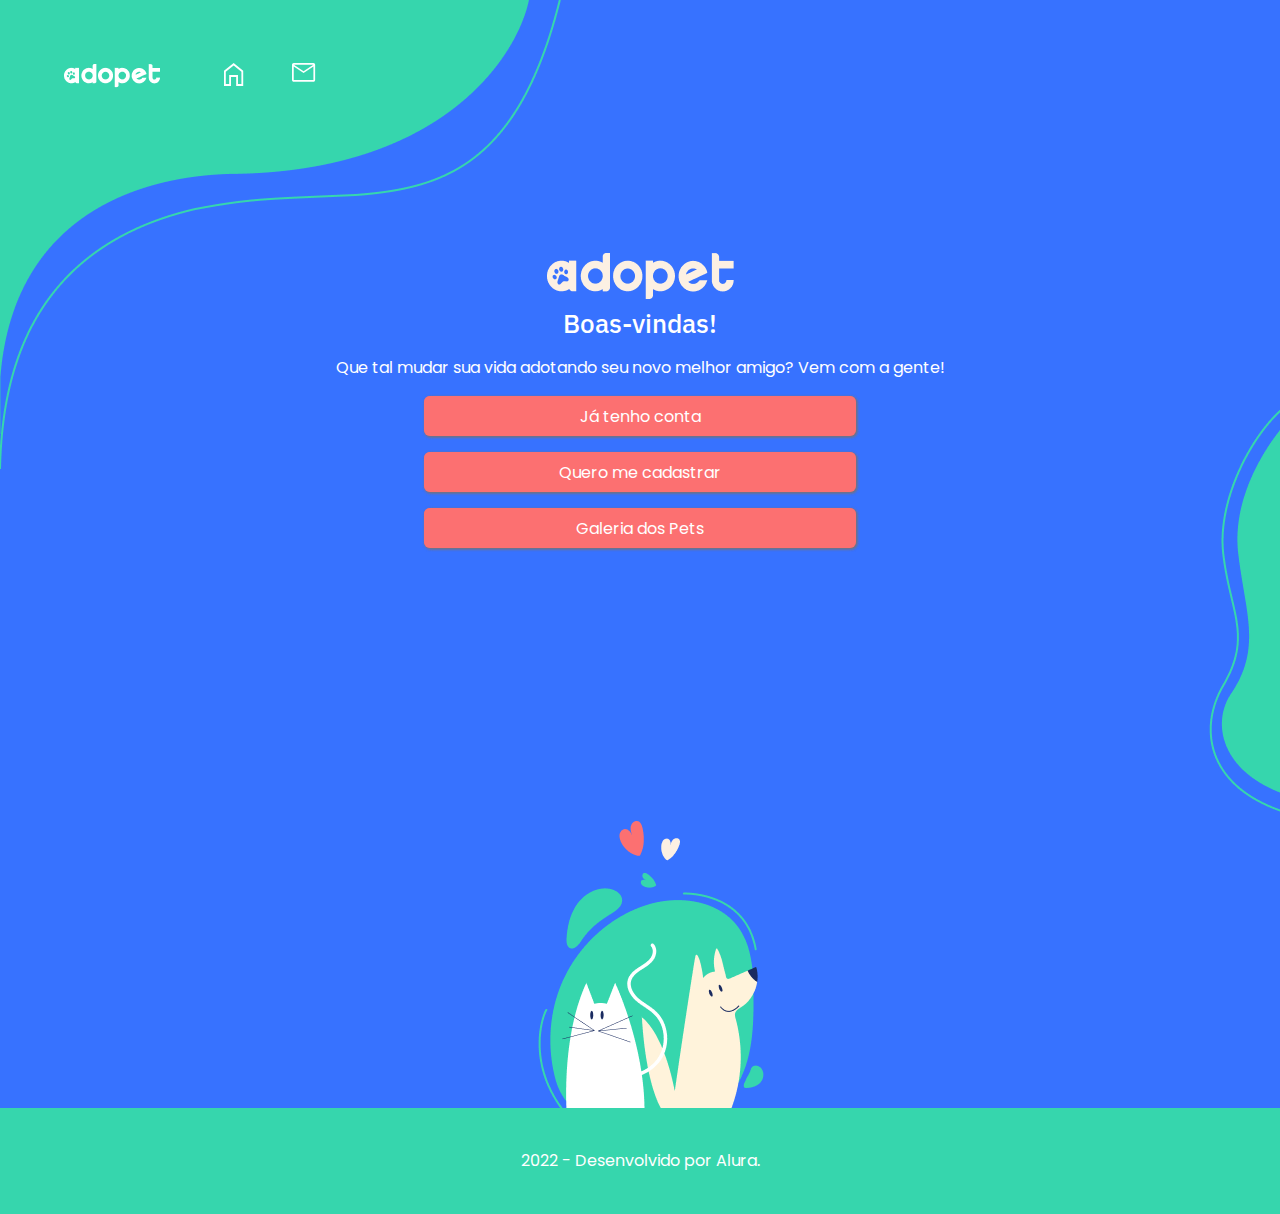
<file: index.html>
<!DOCTYPE html>
<html lang="pt-br">
  <head>
    <meta charset="UTF-8">
    <meta name="viewport" content="width=device-width, initial-scale=1.0">
    <link rel="stylesheet" href="./css/style.css"/>
    <link rel="preconnect" href="https://fonts.googleapis.com"/>
    <link rel="preconnect" href="https://fonts.gstatic.com" crossorigin>
    <link href="https://fonts.googleapis.com/css2?family=Poppins:wght@400;500;600&family=Roboto+Mono&display=swap" rel="stylesheet"/>
    <link rel="preconnect" href="https://fonts.googleapis.com">
    <link rel="preconnect" href="https://fonts.gstatic.com" crossorigin>
    <link href="https://fonts.googleapis.com/css2?family=IBM+Plex+Sans:wght@500&family=Poppins:ital,wght@0,400;0,500;0,600;1,600&family=Roboto+Mono&display=swap" rel="stylesheet">

    <link rel="shortcut icon" href="./assets/icon.png" type="image/x-icon"/>

    <title>Adopet</title>
  </head>
  <body class="background-body">
    <img class="img-logo" src="./assets/forma1-header.png" alt="forma em onda verde">
      <header class="menu-header">
        <a class="home" href="">
          <svg 
            width="20" 
            height="23" 
            viewBox="0 0 20 23" 
            fill="none" 
            xmlns="http://www.w3.org/2000/svg"
          >
            <path 
              d="M0 23V7.66667L9.66 0L19.2 7.66667V23H12.18V13.8958H6.99V23H0ZM1.8 21.0833H5.19V11.9792H13.98V21.0833H17.4V8.625L9.66 2.39583L1.8 8.625V21.0833Z" 
              fill="white"
            />
            </svg>   
        </a>
        <a class="mensagens" href="mensagem.html">
          <svg 
            width="24" 
            height="19" 
            viewBox="0 0 24 19" 
            fill="none" 
            xmlns="http://www.w3.org/2000/svg"
          >
            <path 
              d="M1.73542 18.8632C1.27264 18.8632 0.867709 18.6864 0.520625 18.3327C0.173542 17.979 0 17.5664 0 17.0948V1.76843C0 1.29685 0.173542 0.884214 0.520625 0.530528C0.867709 0.176843 1.27264 0 1.73542 0H21.4035C21.8663 0 22.2712 0.176843 22.6183 0.530528C22.9654 0.884214 23.1389 1.29685 23.1389 1.76843V17.0948C23.1389 17.5664 22.9654 17.979 22.6183 18.3327C22.2712 18.6864 21.8663 18.8632 21.4035 18.8632H1.73542ZM11.5695 9.96214L1.73542 3.38949V17.0948H21.4035V3.38949L11.5695 9.96214ZM11.5695 8.19372L21.2878 1.76843H1.88004L11.5695 8.19372ZM1.73542 3.38949V1.76843V3.38949V17.0948V3.38949Z" 
              fill="white"
            />
          </svg>
        </a>
      </header>
    <main class="conteudo">
      <div class="logo-index">
        <img src="./assets/logo-main.png" alt="Logo Adopet no main">
      </div>

      <div class="textos-pag-inicial">
        <h1 class="h1-pag-inicial">Boas-vindas!</h1>
        <p class="paragrafo-pag-inicial">Que tal mudar sua vida adotando seu novo melhor amigo? Vem com a gente!</p>
      </div>
      <div class="buttons-pag-inicial">
        <a class="button-ja-tenho-conta" href="login.html"><button class="button-ja-tenho-conta">Já tenho conta</button></a>
        
        <a class="button-quero-me-cadastrar" href="cadastro.html"><button class="button-quero-me-cadastrar">Quero me cadastrar</button></a>

        <a class="button-quero-me-cadastrar" href="galeria-pets.html"><button class="button-quero-me-cadastrar">Galeria dos Pets</button></a>
      </div>
    </main>
    
    <footer>2022 - Desenvolvido por Alura.</footer>
  </body>
</html>
</file>
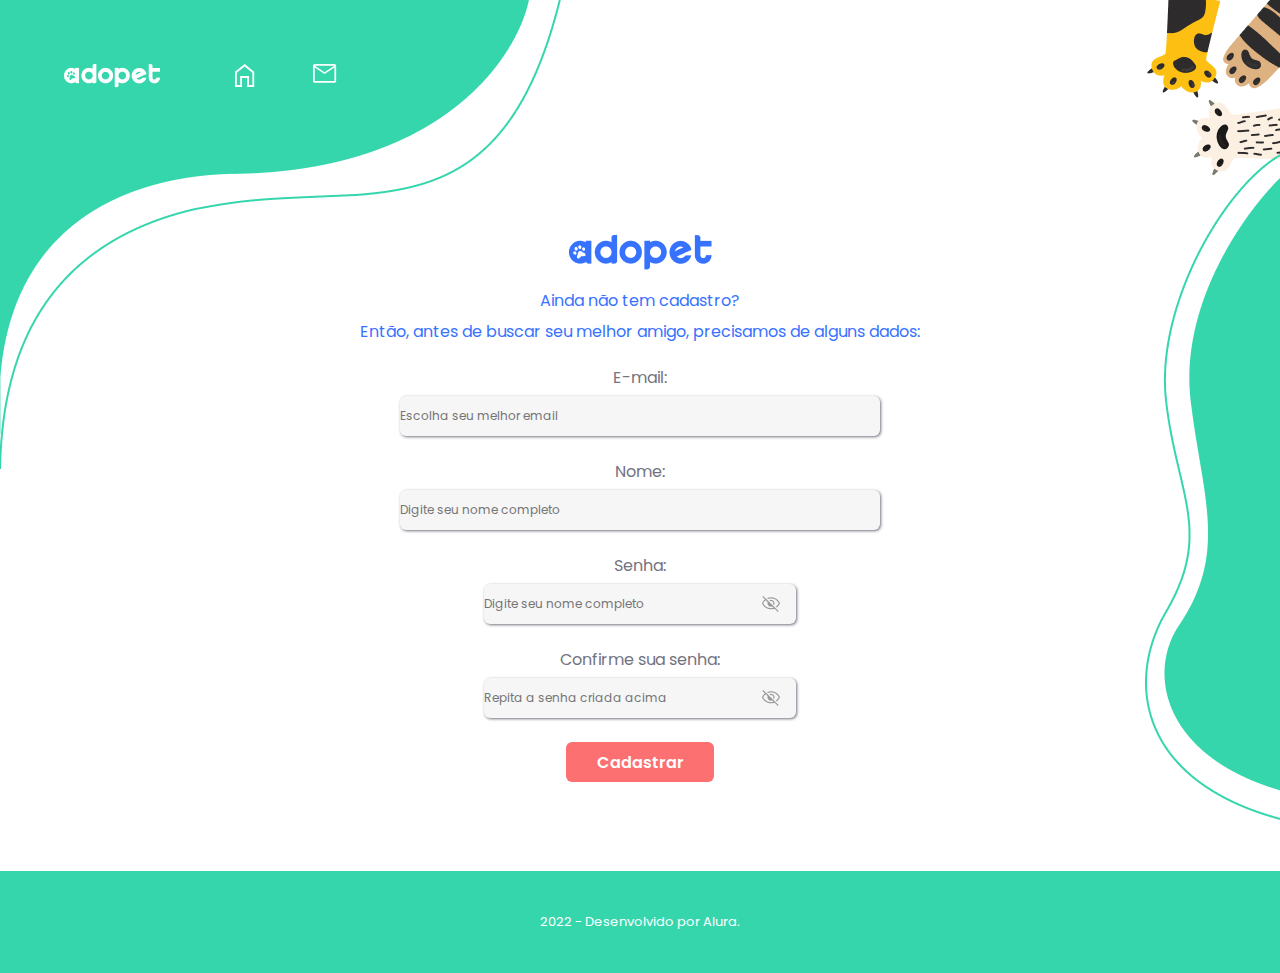
<file: cadastro.html>
<!DOCTYPE html>
<html lang="pt-br">
  <head>
    <meta charset="UTF-8">
    <meta name="viewport" content="width=device-width, initial-scale=1.0">
    <link rel="stylesheet" href="./css/style-pag-cadastro.css"/>
    <link rel="preconnect" href="https://fonts.googleapis.com"/>
    <link rel="preconnect" href="https://fonts.gstatic.com" crossorigin>
    <link href="https://fonts.googleapis.com/css2?family=Poppins:wght@400;500;600&family=Roboto+Mono&display=swap" rel="stylesheet"/>

    <link rel="shortcut icon" href="./assets/icon.png" type="image/x-icon" />
    <title>Cadastro</title>
  </head>
  <body class="body-pag-cadastro">
    <nav id="navigation">
      <div class="menu-header">
        <a class="home" href="index.html">
          <svg 
            width="20" 
            height="23" 
            viewBox="0 0 20 23" 
            fill="none" 
            xmlns="http://www.w3.org/2000/svg"
          >
            <path 
              d="M0 23V7.66667L9.66 0L19.2 7.66667V23H12.18V13.8958H6.99V23H0ZM1.8 21.0833H5.19V11.9792H13.98V21.0833H17.4V8.625L9.66 2.39583L1.8 8.625V21.0833Z" 
              fill="white"
            />
          </svg>   
        </a>
        <a class="mensagens"href="mensagem.html">
          <svg 
            width="24" 
            height="19" 
            viewBox="0 0 24 19" 
            fill="none" 
            xmlns="http://www.w3.org/2000/svg"
          >
            <path 
              d="M1.73542 18.8632C1.27264 18.8632 0.867709 18.6864 0.520625 18.3327C0.173542 17.979 0 17.5664 0 17.0948V1.76843C0 1.29685 0.173542 0.884214 0.520625 0.530528C0.867709 0.176843 1.27264 0 1.73542 0H21.4035C21.8663 0 22.2712 0.176843 22.6183 0.530528C22.9654 0.884214 23.1389 1.29685 23.1389 1.76843V17.0948C23.1389 17.5664 22.9654 17.979 22.6183 18.3327C22.2712 18.6864 21.8663 18.8632 21.4035 18.8632H1.73542ZM11.5695 9.96214L1.73542 3.38949V17.0948H21.4035V3.38949L11.5695 9.96214ZM11.5695 8.19372L21.2878 1.76843H1.88004L11.5695 8.19372ZM1.73542 3.38949V1.76843V3.38949V17.0948V3.38949Z" 
              fill="white"
            />
          </svg>
        </a>
      </div>
    </nav>

    <main>
      <div class="logo-index">
        <img src="../assets/logo-main-blue.png" alt="Logo Adopet no main">
      </div>

      <div class="paragrafos-cadastro">
        <p class="">Ainda não tem cadastro?
        </p>
        <p class="paragrafo__cadastro">Então, antes de buscar seu melhor amigo, precisamos de alguns dados:
        </p>
      </div>

      <form class="form-pag-cadastro" action="">
        <label class="labels-pag-cadastro"for="email">E-mail:</label>
        <input class="input-forms-pag-cadastro input-email" type="email" id="email" required placeholder="Escolha seu melhor email">

        <label class="labels-pag-cadastro"for="name">Nome:</label>
        <input class="input-forms-pag-cadastro input-name" type="name" id="name" required placeholder="Digite seu nome completo">

        <label class="labels-pag-cadastro"for="senha">Senha:</label>
        <input class="input-forms-pag-cadastro-senha-protegida" type="password" id="senha" required placeholder="Digite seu nome completo">

        <label class="labels-pag-cadastro"for="confirm-senha">Confirme sua senha:</label>
        <input class="input-forms-pag-cadastro-senha-protegida" type="password" id="confirm-senha" required placeholder="Repita a senha criada acima">

        <a href="./assets/senha-protegida.png"></a>

        <div class="buttons-pag-cadastro">
          <button class="button-cadastrar">Cadastrar</button>
        </div>

      </form>
    </main>
  </body>

  <footer>2022 - Desenvolvido por Alura.</footer>
</html>
</file>
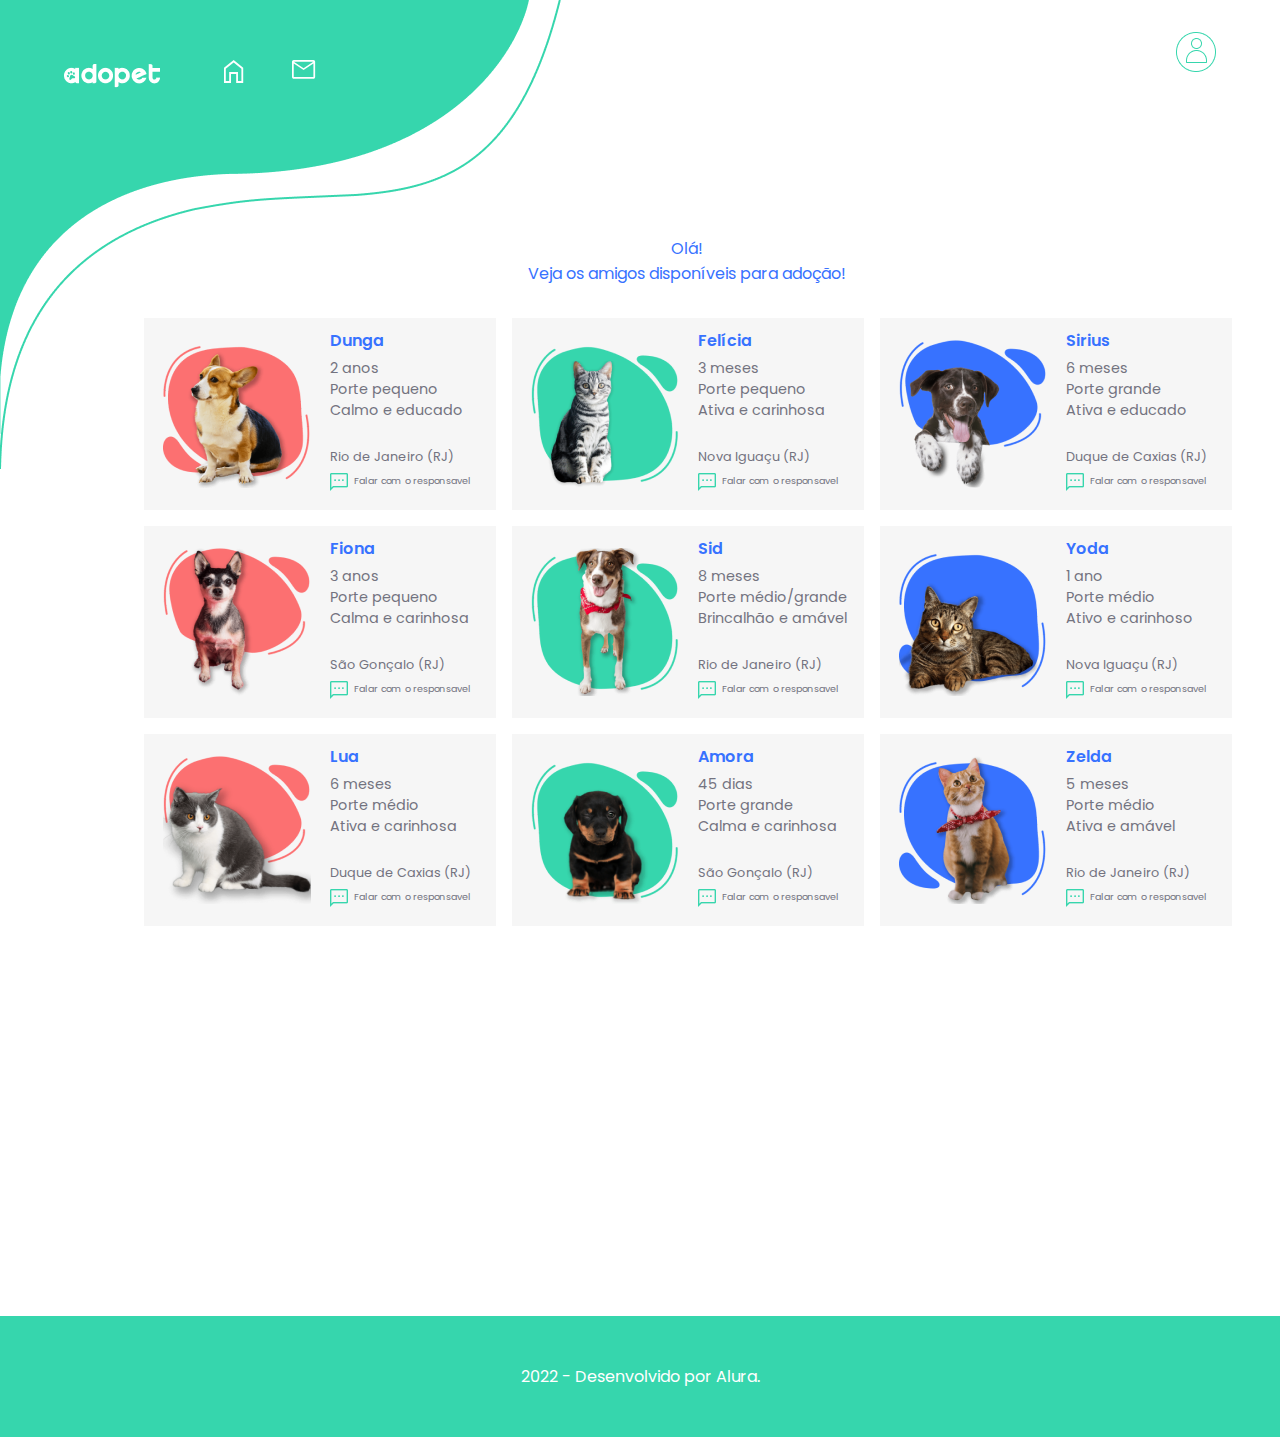
<file: galeria-pets.html>
<!DOCTYPE html>
<html lang="pt-br">
<head>
  <meta charset="UTF-8">
  <meta http-equiv="X-UA-Compatible" content="IE=edge">
  <meta name="viewport" content="width=device-width, initial-scale=1.0">

  <link rel="stylesheet" href="./css/galeria-pets.css"/>
  <link rel="preconnect" href="https://fonts.googleapis.com"/>
  <link rel="preconnect" href="https://fonts.gstatic.com" crossorigin>
  <link href="https://fonts.googleapis.com/css2?family=Poppins:wght@400;500;600&family=Roboto+Mono&display=swap" rel="stylesheet"/>

  <link rel="shortcut icon" href="./assets/icon.png" type="image/x-icon" />

  <title>Galeria dos Pets</title>
</head>

<body>
  <img class="img-logo" src="./assets/forma1-header.png" alt="forma em onda verde">

  <nav id="navigation">
    <div class="menu-header">
      <a class="home" href="index.html">
        <svg 
          width="20" 
          height="23" 
          viewBox="0 0 20 23" 
          fill="none" 
          xmlns="http://www.w3.org/2000/svg"
        >
          <path 
            d="M0 23V7.66667L9.66 0L19.2 7.66667V23H12.18V13.8958H6.99V23H0ZM1.8 21.0833H5.19V11.9792H13.98V21.0833H17.4V8.625L9.66 2.39583L1.8 8.625V21.0833Z" 
            fill="white"
          />
        </svg>   
      </a>
      <a class="mensagens"href="mensagem.html">
        <svg 
          width="24" 
          height="19" 
          viewBox="0 0 24 19" 
          fill="none" 
          xmlns="http://www.w3.org/2000/svg"
        >
          <path 
            d="M1.73542 18.8632C1.27264 18.8632 0.867709 18.6864 0.520625 18.3327C0.173542 17.979 0 17.5664 0 17.0948V1.76843C0 1.29685 0.173542 0.884214 0.520625 0.530528C0.867709 0.176843 1.27264 0 1.73542 0H21.4035C21.8663 0 22.2712 0.176843 22.6183 0.530528C22.9654 0.884214 23.1389 1.29685 23.1389 1.76843V17.0948C23.1389 17.5664 22.9654 17.979 22.6183 18.3327C22.2712 18.6864 21.8663 18.8632 21.4035 18.8632H1.73542ZM11.5695 9.96214L1.73542 3.38949V17.0948H21.4035V3.38949L11.5695 9.96214ZM11.5695 8.19372L21.2878 1.76843H1.88004L11.5695 8.19372ZM1.73542 3.38949V1.76843V3.38949V17.0948V3.38949Z" 
            fill="white"
          />
        </svg>
      </a>
      <a class="icone-usuario"href="perfil.html">
        <svg 
          width="40" 
          height="40" 
          viewBox="0 0 40 40" 
          fill="none" 
          xmlns="http://www.w3.org/2000/svg"
        >
          <circle 
            cx="20" 
            cy="20" 
            r="19.5" 
            fill="white" 
            stroke="#36D6AD"
          />
          <path 
            d="M20.5 17C19.0411 17 17.6423 16.4205 16.6109 15.3891C15.5794 14.3577 15 12.9588 15 11.5C15 10.0411 15.5794 8.64228 16.6109 7.61085C17.6423 6.57943 19.0411 6 20.5 6C21.9588 6 23.3577 6.57943 24.3891 7.61085C25.4205 8.64228 26 10.0411 26 11.5C25.9982 12.9583 25.4183 14.356 24.3874 15.3874C23.356 16.4183 21.9583 16.9988 20.5 17ZM20.5 7C19.3063 7 18.1617 7.47428 17.3177 8.31828C16.4737 9.16228 16 10.3068 16 11.5C16 12.6931 16.4743 13.8383 17.3177 14.6817C18.1617 15.5257 19.3063 16 20.5 16C21.6937 16 22.8377 15.5257 23.6817 14.6817C24.5257 13.8377 25 12.6931 25 11.5C24.9988 10.3068 24.524 9.16285 23.6805 8.31942C22.8371 7.47599 21.6931 7.00114 20.5 7Z" fill="#36D6AD"
          />
          <path 
            d="M30.2645 31H10.7354C10.3297 30.9994 10.0006 30.6702 10 30.2645V28.5C10 25.7154 11.1063 23.0446 13.0754 21.0754C15.0446 19.1063 17.7154 18 20.5 18C23.2845 18 25.9554 19.1063 27.9245 21.0754C29.8936 23.0446 30.9999 25.7154 30.9999 28.5V30.2645C30.9994 30.6702 30.6702 30.9994 30.2645 31ZM11 30H29.9999V28.5C29.9999 25.9805 28.9994 23.564 27.2177 21.7828C25.4359 20.0011 23.02 19 20.5005 19C17.9811 19 15.5646 20.0011 13.7828 21.7828C12.0011 23.5646 11.0006 25.9805 11.0006 28.5V30H11Z" 
            fill="#36D6AD"
          />
        </svg>
      </a>
    </div>

    <main class="conteudo">
      <div class="paragrafo-pag-galeria-pets">
        <ul>
          <li>Olá!</li> 
          <li>Veja os amigos disponíveis para adoção!</li>
        </ul>
      </div>

      <div class="itens-lista">
        <ul class="perfil-pet-dunga">
          <li class="nome-pet">Dunga</li>
          <li class="descricao-pet">2 anos</li>
          <li class="descricao-pet">Porte pequeno</li>
          <li class="descricao-pet">Calmo e educado</li>
          <li class="localizacao-pet">Rio de Janeiro (RJ)</li>
          <a href="">Falar com o responsavel</a>
        </ul>
  
        <ul class="perfil-pet-felicia">
          <li class="nome-pet">Felícia</li>
          <li class="descricao-pet">3 meses</li>
          <li class="descricao-pet">Porte pequeno</li>
          <li class="descricao-pet">Ativa e carinhosa</li>
          <li class="localizacao-pet">Nova Iguaçu (RJ)</li>
          <a href="">Falar com o responsavel</a>
        </ul>
  
        <ul class="perfil-pet-sirius">
          <li class="nome-pet">Sirius</li>
          <li class="descricao-pet">6 meses</li>
          <li class="descricao-pet">Porte grande</li>
          <li class="descricao-pet">Ativa e educado</li>
          <li class="localizacao-pet">Duque de Caxias (RJ)</li>
          <a href="">Falar com o responsavel</a>
        </ul>
  
        <ul class="perfil-pet-fiona">
          <li class="nome-pet">Fiona</li>
          <li class="descricao-pet">3 anos</li>
          <li class="descricao-pet">Porte pequeno</li>
          <li class="descricao-pet">Calma e carinhosa</li>
          <li class="localizacao-pet">São Gonçalo (RJ)</li>
          <a href="">Falar com o responsavel</a>
        </ul>

        <ul class="perfil-pet-sid">
          <li class="nome-pet">Sid</li>
          <li class="descricao-pet">8 meses</li>
          <li class="descricao-pet">Porte médio/grande</li>
          <li class="descricao-pet">Brincalhão e amável</li>
          <li class="localizacao-pet">Rio de Janeiro (RJ)</li>
          <a href="">Falar com o responsavel</a>
        </ul>

        <ul class="perfil-pet-yoda">
          <li class="nome-pet">Yoda</li>
          <li class="descricao-pet">1 ano</li>
          <li class="descricao-pet">Porte médio</li>
          <li class="descricao-pet">Ativo e carinhoso</li>
          <li class="localizacao-pet">Nova Iguaçu (RJ)</li>
          <a href="">Falar com o responsavel</a>
        </ul>

        <ul class="perfil-pet-lua">
          <li class="nome-pet">Lua</li>
          <li class="descricao-pet">6 meses</li>
          <li class="descricao-pet">Porte médio</li>
          <li class="descricao-pet">Ativa e carinhosa</li>
          <li class="localizacao-pet">Duque de Caxias (RJ)</li>
          <a href="">Falar com o responsavel</a>
        </ul>

        <ul class="perfil-pet-amora">
          <li class="nome-pet">Amora</li>
          <li class="descricao-pet">45 dias</li>
          <li class="descricao-pet">Porte grande</li>
          <li class="descricao-pet">Calma e carinhosa</li>
          <li class="localizacao-pet">São Gonçalo (RJ)</li>
          <a href="">Falar com o responsavel</a>
        </ul>

        <ul class="perfil-pet-zelda">
          <li class="nome-pet">Zelda</li>
          <li class="descricao-pet">5 meses</li>
          <li class="descricao-pet">Porte médio</li>
          <li class="descricao-pet">Ativa e amável</li>
          <li class="localizacao-pet">Rio de Janeiro (RJ)</li>
          <a href="">Falar com o responsavel</a>
        </ul>
      </div>

    </main>

    <footer>2022 - Desenvolvido por Alura.</footer>
</body>

</html>
</file>
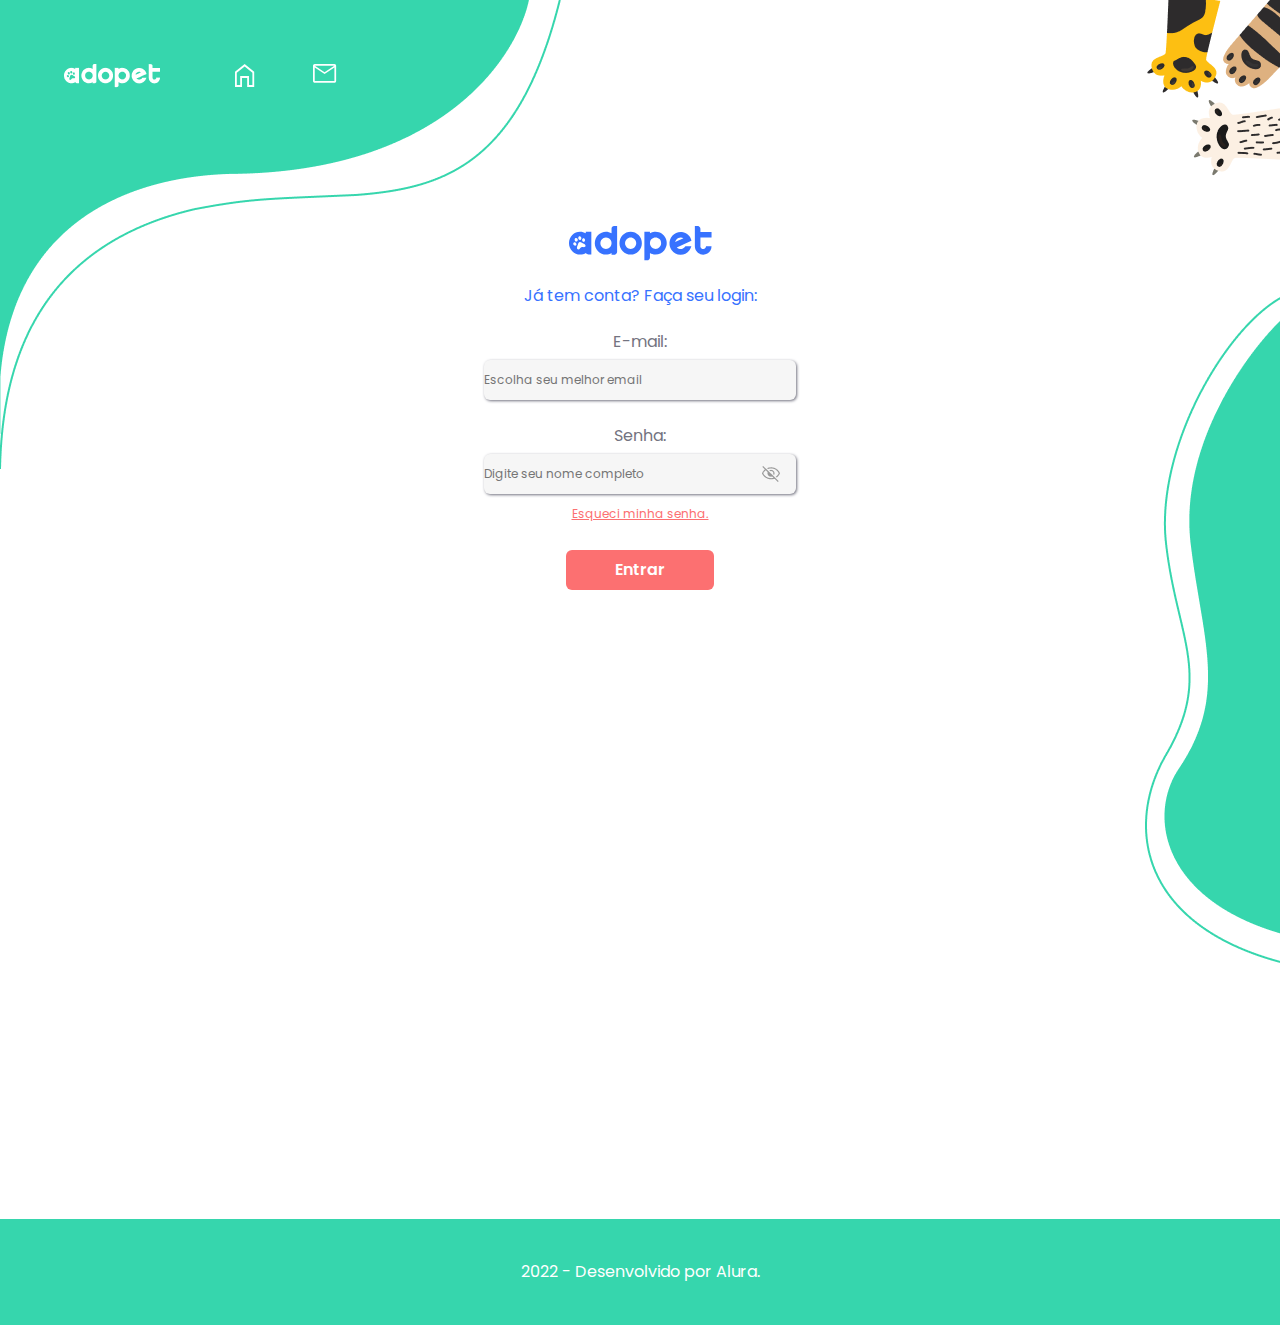
<file: login.html>
<!DOCTYPE html>
<html lang="pt-br">
  <head>
    <meta charset="UTF-8">
    <meta name="viewport" content="width=device-width, initial-scale=1.0">
    <link rel="stylesheet" href="./css/style-login.css"/>
    <link rel="preconnect" href="https://fonts.googleapis.com"/>
    <link rel="preconnect" href="https://fonts.gstatic.com" crossorigin>
    <link href="https://fonts.googleapis.com/css2?family=Poppins:wght@400;500;600&family=Roboto+Mono&display=swap" rel="stylesheet"/>

    <link rel="shortcut icon" href="./assets/icon.png" type="image/x-icon" />
    
    <title>Login</title>
  </head>

  <body class="body-pag-login">
    <nav id="navigation">
      <div class="menu-header">
        <a class="home" href="index.html">
          <svg 
            width="20" 
            height="23" 
            viewBox="0 0 20 23" 
            fill="none" 
            xmlns="http://www.w3.org/2000/svg"
          >
            <path 
              d="M0 23V7.66667L9.66 0L19.2 7.66667V23H12.18V13.8958H6.99V23H0ZM1.8 21.0833H5.19V11.9792H13.98V21.0833H17.4V8.625L9.66 2.39583L1.8 8.625V21.0833Z" 
              fill="white"
            />
          </svg>   
        </a>
        <a class="mensagens"href="mensagem.html">
          <svg 
            width="24" 
            height="19" 
            viewBox="0 0 24 19" 
            fill="none" 
            xmlns="http://www.w3.org/2000/svg"
          >
            <path 
              d="M1.73542 18.8632C1.27264 18.8632 0.867709 18.6864 0.520625 18.3327C0.173542 17.979 0 17.5664 0 17.0948V1.76843C0 1.29685 0.173542 0.884214 0.520625 0.530528C0.867709 0.176843 1.27264 0 1.73542 0H21.4035C21.8663 0 22.2712 0.176843 22.6183 0.530528C22.9654 0.884214 23.1389 1.29685 23.1389 1.76843V17.0948C23.1389 17.5664 22.9654 17.979 22.6183 18.3327C22.2712 18.6864 21.8663 18.8632 21.4035 18.8632H1.73542ZM11.5695 9.96214L1.73542 3.38949V17.0948H21.4035V3.38949L11.5695 9.96214ZM11.5695 8.19372L21.2878 1.76843H1.88004L11.5695 8.19372ZM1.73542 3.38949V1.76843V3.38949V17.0948V3.38949Z" 
              fill="white"
            />
          </svg>
        </a>
      </div>
    </nav>

    <main class="conteudo">
      <a class="logo-pag-login" href="">
        <svg 
          width="143" 
          height="35" 
          viewBox="0 0 143 35" 
          fill="none" 
          xmlns="http://www.w3.org/2000/svg"
        >
          <path 
            d="M45.0586 0H48.1097V25.7437C48.1133 26.1203 48.0427 26.4938 47.902 26.8419C47.7612 27.1899 47.5533 27.5054 47.2907 27.7694C47.0399 28.0434 46.7362 28.261 46.3988 28.4084C46.0614 28.5558 45.6976 28.6298 45.3308 28.6258H42.5492V26.988C40.8589 28.0313 38.9236 28.5862 36.9494 28.5937C35.4811 28.6157 34.024 28.3297 32.668 27.7535C31.312 27.1773 30.0858 26.3229 29.0652 25.2432C28.0254 24.1839 27.2006 22.9248 26.6384 21.5382C26.0761 20.1517 25.7875 18.6652 25.7891 17.1642C25.7898 15.6664 26.079 14.1833 26.6403 12.7998C27.2016 11.4163 28.0239 10.1594 29.0603 9.10099C30.0967 8.04258 31.3269 7.20337 32.6805 6.63129C34.0342 6.05922 35.4847 5.76549 36.9494 5.7669C38.9178 5.77046 40.8501 6.30788 42.5492 7.32437V2.56901C42.5492 1.88813 42.8135 1.2351 43.284 0.753392C43.7545 0.271685 44.3928 0.000709252 45.0586 0ZM42.5492 17.3355V16.9849C42.5306 15.9998 42.2541 15.0378 41.7485 14.1992C41.2525 13.3673 40.5584 12.6777 39.731 12.1948C38.8779 11.7057 37.9158 11.4503 36.9378 11.4536C35.9599 11.4569 34.9994 11.7187 34.1495 12.2135C33.3043 12.7153 32.6017 13.4338 32.1111 14.2982C31.4886 15.3876 31.2369 16.6573 31.3955 17.9086C31.5542 19.1599 32.1141 20.3221 32.9877 21.2131C34.0236 22.287 35.4342 22.8962 36.9092 22.9068C38.3843 22.9173 39.803 22.3283 40.8535 21.2693C41.3756 20.7601 41.7941 20.1505 42.0851 19.4754C42.3761 18.8003 42.5338 18.0731 42.5492 17.3355Z" 
            fill="#3772FF"
          />
          <path 
            d="M53.7382 9.11728C55.8342 6.9755 58.6748 5.77062 61.6377 5.76661C64.6007 5.7626 67.4444 6.95977 69.5459 9.09587C70.6061 10.1377 71.4457 11.3912 72.0124 12.7787C72.5791 14.1662 72.8609 15.658 72.8403 17.1615C72.8628 18.666 72.5837 20.1592 72.0203 21.5492C71.4568 22.9391 70.6209 24.1963 69.5642 25.2432C68.5265 26.3052 67.2944 27.1477 65.9382 27.7225C64.582 28.2973 63.1284 28.5931 61.6604 28.5931C60.1923 28.5931 58.7387 28.2973 57.3825 27.7225C56.0263 27.1477 54.7942 26.3052 53.7565 25.2432C52.6993 24.1967 51.8631 22.9396 51.2996 21.5495C50.7361 20.1595 50.4573 18.6661 50.4804 17.1615C50.4528 15.6636 50.7279 14.1759 51.2885 12.7917C51.849 11.4075 52.683 10.1566 53.7382 9.11728ZM57.6973 21.2318C58.2142 21.7641 58.8293 22.1862 59.5068 22.4737C60.1844 22.7612 60.911 22.9083 61.6446 22.9066C62.3781 22.9048 63.104 22.7542 63.7803 22.4635C64.4565 22.1728 65.0697 21.7478 65.5841 21.2131C66.1113 20.6864 66.5283 20.0557 66.8099 19.3592C67.0914 18.6628 67.2317 17.9151 67.2222 17.1615C67.1906 15.6694 66.5888 14.2493 65.5458 13.2054C64.5027 12.1616 63.1014 11.5771 61.642 11.5771C60.1827 11.5771 58.7813 12.1616 57.7383 13.2054C56.6953 14.2493 56.0935 15.6694 56.0619 17.1615C56.0541 17.9183 56.1958 18.669 56.4787 19.3684C56.7615 20.0679 57.1796 20.7017 57.7078 21.2318H57.6973Z" fill="#3772FF"
          />
          <path 
            d="M97.4768 14.8439C97.8338 16.5636 97.7881 18.3453 97.3433 20.0435C96.9388 21.6634 96.1911 23.1726 95.1531 24.4643C94.1145 25.73 92.8224 26.753 91.3641 27.4642C89.7276 28.2786 87.9183 28.6623 86.1001 28.5805C84.2819 28.4987 82.5124 27.954 80.9522 26.9959V31.4756C80.9564 31.8523 80.886 32.226 80.7453 32.5741C80.6045 32.9223 80.3963 33.2377 80.1331 33.5014C79.8767 33.779 79.5665 33.9988 79.2222 34.1467C78.878 34.2946 78.5073 34.3674 78.134 34.3604H75.3838V5.72656H80.9522V7.3322C82.2916 6.49506 83.7951 5.97036 85.3556 5.79552C86.916 5.62067 88.4949 5.79997 89.9799 6.32065C91.8655 6.93019 93.5564 8.04666 94.8757 9.55332C96.2066 11.0354 97.1073 12.8675 97.4768 14.8439ZM82.5824 21.2316C83.3686 22.0293 84.3681 22.5712 85.4549 22.7889C86.5417 23.0067 87.6672 22.8907 88.6896 22.4554C89.7121 22.0202 90.5856 21.2852 91.2003 20.3431C91.815 19.401 92.1433 18.2939 92.1439 17.1614C92.1439 15.6425 91.5539 14.1859 90.5038 13.1119C89.4536 12.0379 88.0293 11.4346 86.5441 11.4346C85.059 11.4346 83.6346 12.0379 82.5845 13.1119C81.5343 14.1859 80.9443 15.6425 80.9443 17.1614C80.9355 17.9176 81.076 18.6679 81.3575 19.3673C81.639 20.0667 82.0556 20.7008 82.5824 21.2316Z" 
            fill="#3772FF"
          />
          <path 
            d="M137.016 20.1803H142.54C142.552 21.6895 142.171 23.1749 141.435 24.4834C140.713 25.7804 139.66 26.8517 138.387 27.5823C137.113 28.3287 135.669 28.7182 134.2 28.7116C133.254 28.7152 132.314 28.5569 131.419 28.2433C129.788 27.6564 128.375 26.5648 127.379 25.1199C126.382 23.6751 125.849 21.9487 125.856 20.1803V0.109897H128.598C129.094 0.107415 129.581 0.242434 130.008 0.500601C130.433 0.755362 130.788 1.11748 131.037 1.55229C131.288 1.99011 131.419 2.48947 131.416 2.99736V5.92229H142.54V11.5607H131.416V20.7637C131.557 21.466 131.947 22.0899 132.512 22.5144C133.077 22.9389 133.776 23.1336 134.474 23.061C135.171 22.9883 135.817 22.6534 136.287 22.1212C136.757 21.5889 137.016 20.8973 137.016 20.1803Z" fill="#3772FF"
          />
          <path 
            d="M16.7615 5.72656V7.3322C15.0626 6.31536 13.1302 5.7779 11.1618 5.77473C9.69587 5.75111 8.24066 6.03343 6.88507 6.60444C5.52947 7.17544 4.30197 8.02314 3.27757 9.09572C2.21975 10.1384 1.38301 11.3926 0.819405 12.7801C0.255796 14.1677 -0.0226321 15.659 0.00143749 17.1614C-0.0216748 18.6659 0.257126 20.1593 0.820614 21.5494C1.3841 22.9394 2.22031 24.1965 3.27757 25.243C4.29801 26.323 5.52413 27.1775 6.88019 27.7537C8.23625 28.33 9.69345 28.6158 11.1618 28.5935C13.2228 28.5927 15.2422 27.9992 16.9892 26.8808C17.2205 27.3748 17.5752 27.7976 18.0176 28.1064C18.464 28.4275 18.9974 28.5978 19.5431 28.5935H22.3378V5.72656H16.7615ZM13.1609 13.7735C13.297 12.8074 14.0506 12.1678 14.8435 12.3712C15.6364 12.5746 16.1675 13.4952 16.0315 14.4585C15.8954 15.4219 15.1418 16.0642 14.3489 15.8608C13.5561 15.6574 13.0249 14.7368 13.1609 13.7735ZM9.93975 10.5167C10.6515 10.0243 11.6249 10.3508 12.1142 11.2446C12.6036 12.1384 12.4256 13.2677 11.7139 13.7601C11.0021 14.2525 10.0313 13.9287 9.54201 13.0322C9.05268 12.1357 9.23062 11.0252 9.93975 10.5167ZM6.29989 12.1223C7.01164 11.6299 7.98506 11.9537 8.47438 12.8502C8.96371 13.7467 8.78578 14.8733 8.07403 15.3657C7.36228 15.8581 6.39147 15.5343 5.90215 14.6378C5.41282 13.7414 5.59076 12.6308 6.29989 12.133V12.1223ZM7.27593 18.9918C6.87033 19.7143 5.90738 19.8481 5.12498 19.2915C4.34258 18.7349 4.03904 17.6859 4.44463 16.9767C4.85022 16.2675 5.81318 16.1204 6.59558 16.677C7.37798 17.2336 7.68413 18.2799 7.27593 19.0025V18.9918ZM16.0105 20.865C15.0267 21.6357 13.5822 20.7473 12.389 21.2664C11.1801 21.7401 10.7405 23.4073 9.51061 23.5491C8.28075 23.6909 7.33873 22.3235 8.46392 19.8347C9.1966 18.1595 8.99249 16.7252 10.3453 16.1257C11.7244 15.5905 12.5539 16.776 14.2521 17.4637C16.7458 18.4539 16.9944 20.1077 16.0105 20.8757V20.865Z" 
            fill="#3772FF"
          />
          <path 
            d="M116.409 20.3514C115.841 21.3458 114.981 22.1322 113.952 22.5993C112.926 23.0817 111.778 23.2267 110.668 23.0141C109.584 22.8215 108.577 22.3111 107.771 21.5449L122.443 14.8254L122.271 14.0493C122.251 13.9051 122.217 13.7634 122.169 13.6265C122.08 13.3 121.968 12.9807 121.834 12.6711C121.382 11.6173 120.763 10.6471 120.002 9.79973C118.468 7.95219 116.376 6.68005 114.057 6.18438C111.72 5.63815 109.272 5.89686 107.094 6.92029C105.639 7.57939 104.34 8.54957 103.283 9.76547C102.227 10.9814 101.437 12.4147 100.968 13.969C100.512 15.501 100.373 17.1131 100.56 18.703C100.781 20.5914 101.469 22.3911 102.559 23.932C103.559 25.3902 104.882 26.587 106.419 27.4254C107.955 28.2639 109.664 28.7205 111.405 28.7583C113.147 28.7961 114.873 28.414 116.443 27.6429C118.013 26.8719 119.384 25.7335 120.444 24.32C121.324 23.1353 121.972 21.7877 122.352 20.3514H116.409ZM107.219 13.7014C107.771 12.9777 108.49 12.4065 109.313 12.0396C110.132 11.6569 111.03 11.486 111.929 11.5418C112.813 11.598 113.673 11.8559 114.447 12.2965L106.104 16.1099C106.297 15.2325 106.678 14.4098 107.219 13.7014Z" fill="#3772FF"
          />
        </svg>
      </a>

      <section class="paragrafo-pag-login">
        <p>Já tem conta? Faça seu login:
        </p>
      </section>

      <form class="form-pag-login" action="">
        <label class="labels-pag-login"for="email">E-mail:</label>
        <input class="input-forms-pag-login" type="email" id="email" required placeholder="Escolha seu melhor email">

        <label class="labels-pag-login senha-protegida"for="senha">Senha:</label>
        <input class="input-forms-pag-login-senha-protegida" type="password" id="senha" required placeholder="Digite seu nome completo">

        <a href="./assets/senha-protegida.png"></a>

        <a class="esqueci-minha-senha" href="">Esqueci minha senha.</a>

        <button class="button-entrar">Entrar</button>
      </form>
     
    </main>

    <footer>2022 - Desenvolvido por Alura.</footer>
  </body>
</html>
</file>
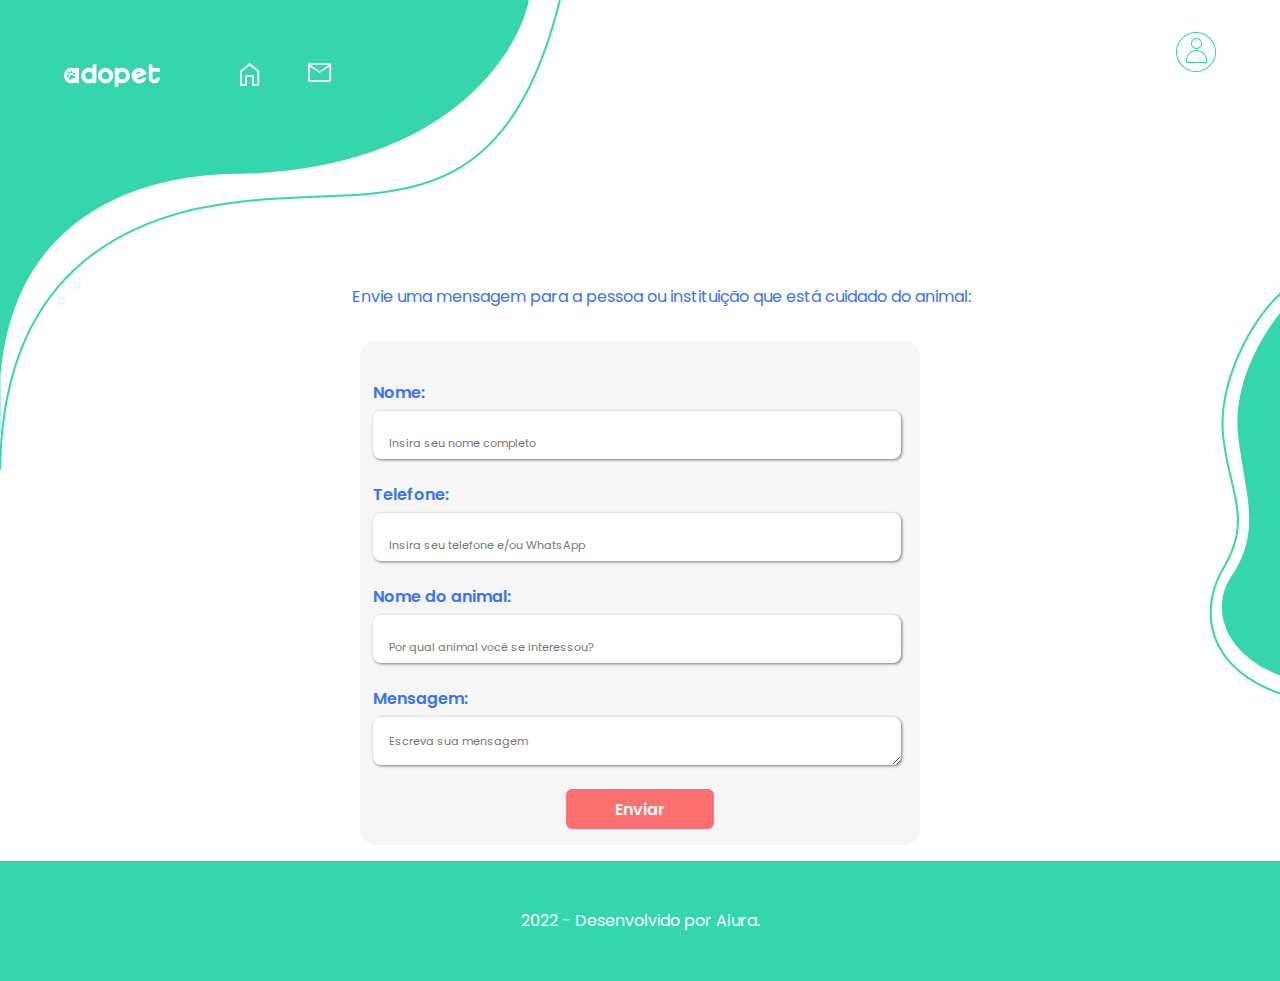
<file: mensagem.html>
<!DOCTYPE html>
<html lang="pt-br">
  <head>
    <meta charset="UTF-8">
    <meta name="viewport" content="width=device-width, initial-scale=1.0">
    <link rel="stylesheet" href="./css/style-mensagem.css"/>
    <link rel="preconnect" href="https://fonts.googleapis.com"/>
    <link rel="preconnect" href="https://fonts.gstatic.com" crossorigin>
    <link href="https://fonts.googleapis.com/css2?family=Poppins:wght@400;500;600&family=Roboto+Mono&display=swap" rel="stylesheet"/>

    <link rel="shortcut icon" href="./assets/icon.png" type="image/x-icon" />
    
    <title>Mensagem</title>
  </head>

  <body class="body-pag-galeria-animais">
    <img class="img-logo" src="./assets/forma1-header.png" alt="forma em onda verde">
    <nav id="navigation">
      <section class="menu-header">
        <a class="home" href="index.html">
          <svg 
            width="20" 
            height="23" 
            viewBox="0 0 20 23" 
            fill="none" 
            xmlns="http://www.w3.org/2000/svg"
          >
            <path 
              d="M0 23V7.66667L9.66 0L19.2 7.66667V23H12.18V13.8958H6.99V23H0ZM1.8 21.0833H5.19V11.9792H13.98V21.0833H17.4V8.625L9.66 2.39583L1.8 8.625V21.0833Z" 
              fill="white"
            />
          </svg>   
        </a>
        <a class="mensagens" href="mensagem.html">
          <svg 
            width="24" 
            height="19" 
            viewBox="0 0 24 19" 
            fill="none" 
            xmlns="http://www.w3.org/2000/svg"
          >
            <path 
              d="M1.73542 18.8632C1.27264 18.8632 0.867709 18.6864 0.520625 18.3327C0.173542 17.979 0 17.5664 0 17.0948V1.76843C0 1.29685 0.173542 0.884214 0.520625 0.530528C0.867709 0.176843 1.27264 0 1.73542 0H21.4035C21.8663 0 22.2712 0.176843 22.6183 0.530528C22.9654 0.884214 23.1389 1.29685 23.1389 1.76843V17.0948C23.1389 17.5664 22.9654 17.979 22.6183 18.3327C22.2712 18.6864 21.8663 18.8632 21.4035 18.8632H1.73542ZM11.5695 9.96214L1.73542 3.38949V17.0948H21.4035V3.38949L11.5695 9.96214ZM11.5695 8.19372L21.2878 1.76843H1.88004L11.5695 8.19372ZM1.73542 3.38949V1.76843V3.38949V17.0948V3.38949Z" 
              fill="white"
            />
          </svg>
        </a>
        <a class="icone-usuario" href="perfil.html">
          <svg 
            width="40" 
            height="40" 
            viewBox="0 0 40 40" 
            fill="none" 
            xmlns="http://www.w3.org/2000/svg"
          >
            <circle 
              cx="20" 
              cy="20" 
              r="19.5" 
              fill="white" 
              stroke="#36D6AD"
            />
            <path 
              d="M20.5 17C19.0411 17 17.6423 16.4205 16.6109 15.3891C15.5794 14.3577 15 12.9588 15 11.5C15 10.0411 15.5794 8.64228 16.6109 7.61085C17.6423 6.57943 19.0411 6 20.5 6C21.9588 6 23.3577 6.57943 24.3891 7.61085C25.4205 8.64228 26 10.0411 26 11.5C25.9982 12.9583 25.4183 14.356 24.3874 15.3874C23.356 16.4183 21.9583 16.9988 20.5 17ZM20.5 7C19.3063 7 18.1617 7.47428 17.3177 8.31828C16.4737 9.16228 16 10.3068 16 11.5C16 12.6931 16.4743 13.8383 17.3177 14.6817C18.1617 15.5257 19.3063 16 20.5 16C21.6937 16 22.8377 15.5257 23.6817 14.6817C24.5257 13.8377 25 12.6931 25 11.5C24.9988 10.3068 24.524 9.16285 23.6805 8.31942C22.8371 7.47599 21.6931 7.00114 20.5 7Z" fill="#36D6AD"
            />
            <path 
              d="M30.2645 31H10.7354C10.3297 30.9994 10.0006 30.6702 10 30.2645V28.5C10 25.7154 11.1063 23.0446 13.0754 21.0754C15.0446 19.1063 17.7154 18 20.5 18C23.2845 18 25.9554 19.1063 27.9245 21.0754C29.8936 23.0446 30.9999 25.7154 30.9999 28.5V30.2645C30.9994 30.6702 30.6702 30.9994 30.2645 31ZM11 30H29.9999V28.5C29.9999 25.9805 28.9994 23.564 27.2177 21.7828C25.4359 20.0011 23.02 19 20.5005 19C17.9811 19 15.5646 20.0011 13.7828 21.7828C12.0011 23.5646 11.0006 25.9805 11.0006 28.5V30H11Z" 
              fill="#36D6AD"
            />
          </svg>
        </a>
      </section>
    </nav>

    <main class="conteudo">
      <section >
        <p class="paragrafo-pag-mensagem">Envie uma mensagem para a pessoa ou instituição que está cuidado do animal:</p>
      </section>

      <form class="form-pag-mensagem" action="">
        <label class="labels-pag-mensagem"for="name">Nome:</label>
        <input class="input-forms-pag-mensagem" type="name" id="email" required placeholder="Insira seu nome completo">

        <label class="labels-pag-mensagem"for="tel">Telefone:</label>
        <input class="input-forms-pag-mensagem" type="tel" id="name" required placeholder="Insira seu telefone e/ou WhatsApp">

        <label class="labels-pag-mensagem"for="name">Nome do animal:</label>
        <input class="input-forms-pag-mensagem" type="name" id="name" required placeholder="Por qual animal você se interessou?">

        <label class="labels-pag-mensagem"for="text">Mensagem:</label>

        <textarea class="input-forms-pag-mensagem" name="text" id="text" cols="30" rows="10" required placeholder="Escreva sua mensagem"></textarea>

          <button class="button-mensagem-enviar">Enviar</button>
      </form>
    </main>

    <footer>2022 - Desenvolvido por Alura.</footer>
  </body>
</html>
</file>
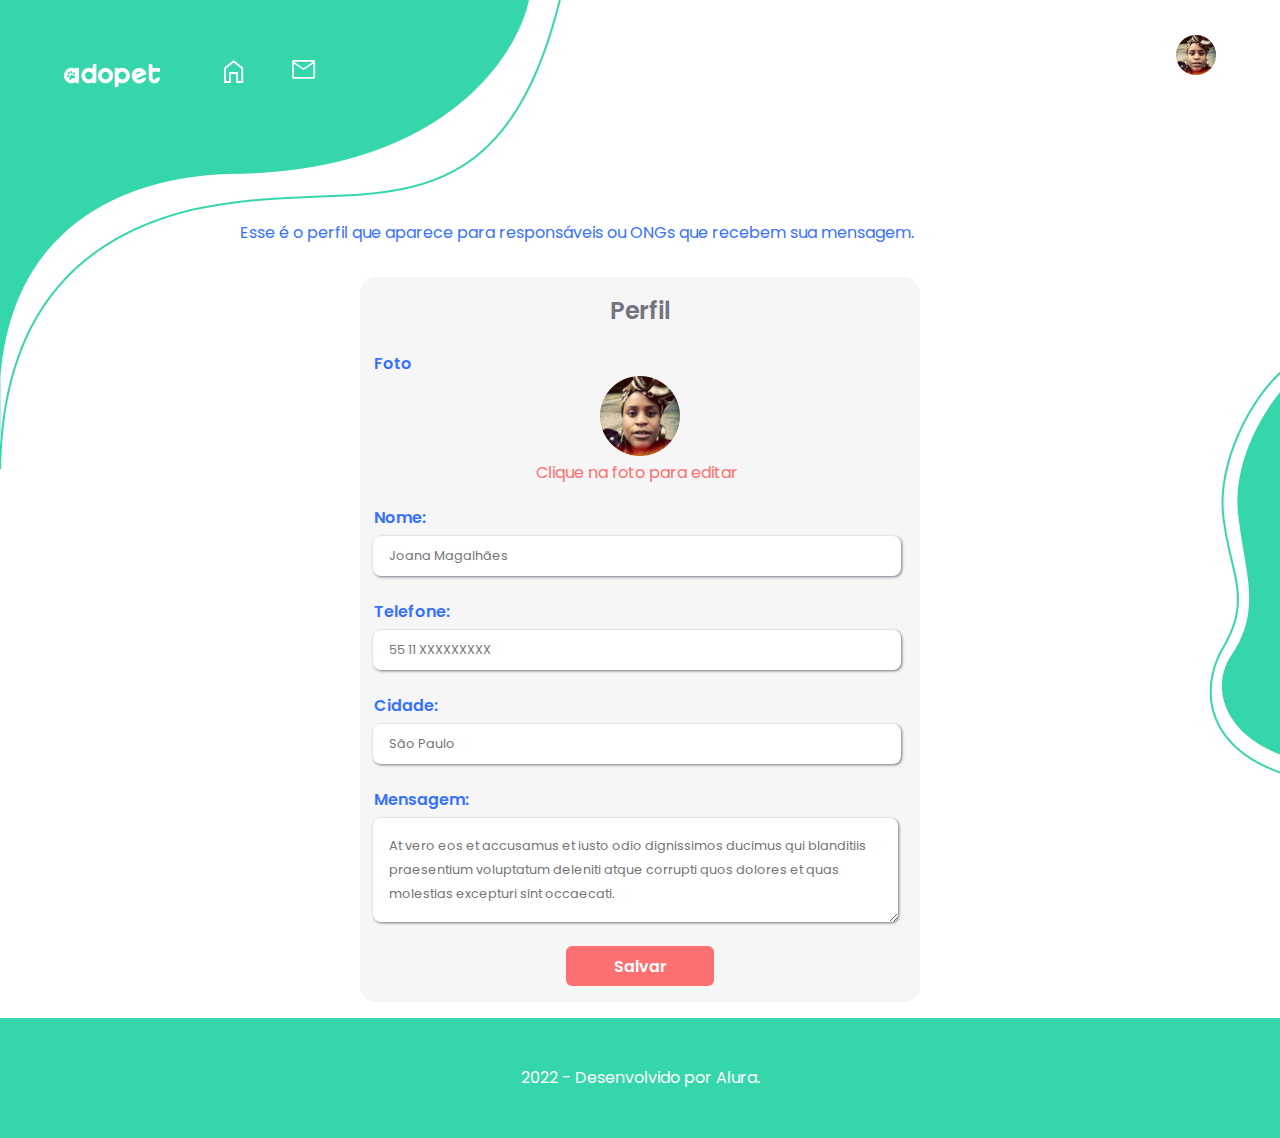
<file: perfil.html>
<!DOCTYPE html>
<html lang="pt-br">
  <head>
    <meta charset="UTF-8">
    <meta name="viewport" content="width=device-width, initial-scale=1.0">
    <link rel="stylesheet" href="./css/style-perfil.css">
    <link rel="preconnect" href="https://fonts.googleapis.com"/>
    <link rel="preconnect" href="https://fonts.gstatic.com" crossorigin>
    <link href="https://fonts.googleapis.com/css2?family=Poppins:wght@400;500;600&family=Roboto+Mono&display=swap" rel="stylesheet"/>

    <link rel="shortcut icon" href="./assets/icon.png" type="image/x-icon" />
    
    <title>Perfil</title>
  </head>
  <body>
    <img class="img-logo" src="../assets/forma1-header.png" alt="forma em onda verde">
    <nav id="navigation">
      <section class="menu-header">
        <a class="home" href="index.html">
          <svg 
            width="20" 
            height="23" 
            viewBox="0 0 20 23" 
            fill="none" 
            xmlns="http://www.w3.org/2000/svg"
          >
            <path 
              d="M0 23V7.66667L9.66 0L19.2 7.66667V23H12.18V13.8958H6.99V23H0ZM1.8 21.0833H5.19V11.9792H13.98V21.0833H17.4V8.625L9.66 2.39583L1.8 8.625V21.0833Z" 
              fill="white"
            />
          </svg>   
        </a>
        <a class="mensagens" href="mensagem.html">
          <svg 
            width="24" 
            height="19" 
            viewBox="0 0 24 19" 
            fill="none" 
            xmlns="http://www.w3.org/2000/svg"
          >
            <path 
              d="M1.73542 18.8632C1.27264 18.8632 0.867709 18.6864 0.520625 18.3327C0.173542 17.979 0 17.5664 0 17.0948V1.76843C0 1.29685 0.173542 0.884214 0.520625 0.530528C0.867709 0.176843 1.27264 0 1.73542 0H21.4035C21.8663 0 22.2712 0.176843 22.6183 0.530528C22.9654 0.884214 23.1389 1.29685 23.1389 1.76843V17.0948C23.1389 17.5664 22.9654 17.979 22.6183 18.3327C22.2712 18.6864 21.8663 18.8632 21.4035 18.8632H1.73542ZM11.5695 9.96214L1.73542 3.38949V17.0948H21.4035V3.38949L11.5695 9.96214ZM11.5695 8.19372L21.2878 1.76843H1.88004L11.5695 8.19372ZM1.73542 3.38949V1.76843V3.38949V17.0948V3.38949Z" 
              fill="white"
            />
          </svg>
        </a>
        <a class="icone-usuario"href="#usuario">
          <img src="./assets/usuario-cel.png" alt="">
        </a>
      </section>
    </nav>

    <main>
     <p class="paragrafo-pag-perfil">Esse é o perfil que aparece para responsáveis ou ONGs que recebem sua mensagem.</p>

     <form class="form-pag-perfil" action="">
      <p class="paragrafo-pag-perfil-form ">Perfil</p>

      <label class="labels-pag-perfil"for="image">Foto</label>
      <input class="input-forms-pag-perfil-img" type="image" id="image" src="../assets/usuario.png">

      <a href="">Clique na foto para editar</a>

      <label class="labels-pag-perfil"for="name">Nome:</label>
      <input class="input-forms-pag-perfil" type="name" id="email" required placeholder="Joana Magalhães">

      <label class="labels-pag-perfil"for="tel">Telefone:</label>
      <input class="input-forms-pag-perfil" type="tel" id="tel" required placeholder="55 11 XXXXXXXXX">

      <label class="labels-pag-perfil"for="name">Cidade:</label>
      <input class="input-forms-pag-perfil" type="text" id="text" required placeholder="São Paulo">

      <label class="labels-pag-perfil"for="text">Mensagem:</label>

      <textarea class="input-forms-pag-perfil-mensagem" name="text" id="text" cols="30" rows="10" required placeholder="At vero eos et accusamus et iusto odio dignissimos ducimus qui blanditiis praesentium voluptatum deleniti atque corrupti quos dolores et quas molestias excepturi sint occaecati."></textarea>

      <button class="button-perfil-salvar">Salvar</button>
    </form>
    </main>

    <footer>2022 - Desenvolvido por Alura.</footer>
  </body>
</html>
</file>
<file: css/style.css>
* {
  margin: 0;
  padding: 0;
  box-sizing: border-box;
}

:root {
  --primary-color: #36D6AD;
  --segundary-color: #3772FF;
  --text-primary-color: #FFFFFF;
  --segundary-text-color: #737380;
  --third-text-color: #BCBCBC;
  --color-button-pag-inicial: #FC7071;
  --color-button-hover: #FF9D9E;
  --color-fund-input: #F6F6F6;
  --color-creme: #FCF0E3;
  --color-cinza-text-input: #BCBCBC;

  --font-principal:'Poppins', sans-serif;
  --font-secundaria: 'IBM Plex Sans', sans-serif;
}

body {
  background-image: 
  url('../assets/forma2-body.png'), 
  url('../assets/cat-dog.png');

  background-repeat: no-repeat;
  background-position: 
  right center,
  bottom 5em center;

  min-height: 100vh;/*definindo tamanho da página*/

  font-size: 16px;
  font-family: var(--font-principal);
}

.background-body {
  background-color: var(--segundary-color);
}

/*======CONFIGURAÇÕES MENU DE HOME E MENSAGEM DO HEADER====*/

.menu-header {
  margin-top: -16rem;
}
.home,
.mensagens {
  padding-left: 3rem;
  z-index: 10;
}

/*=======CONFIGURAÇÃO LOGO=======*/
.logo-index {
  margin-top: 6rem;
  text-align: center;
}

/*=======CONFIGURAÇÃO DOS TEXTOS DA PÁGINA INICIAL=======*/

.conteudo {
  height: 100vh;
  width: 70%;
  margin: 0 auto;
  flex-grow: 1;
}

.textos-pag-inicial {
  text-align: center;
  color: var(--text-primary-color);
}

.h1-pag-inicial {
  font-family: var(--font-secundaria);
  font-style: normal;
  font-weight: 500;
  font-size: 26px;
  padding-bottom: 16px;
}

.paragrafo-pag-inicial {
  font-family: var(--font-principal);
  font-style: normal;
  font-weight: 400;
  font-size: 16px;
  line-height: 24px;
  padding-left: 56px;
  padding-right: 56px;
}

/*=======CONFIGURAÇÃO DOS BOTOES DA PÁGINA INICIAL=======*/

.buttons-pag-inicial {
  display: flex;
  flex-direction: column;
  padding-top: 1rem;
}

.button-ja-tenho-conta {
  font-family: var(--font-principal);
  font-size: 16px;
  width: 180px;
  height: 40px;
  margin-left: auto;
  margin-right: auto; 
  margin-bottom: 16px;
  border-radius: 6px;
  color: var(--text-primary-color);
  background: var(--color-button-pag-inicial);
  border-style: none;
  box-shadow: 1px 1px 3px var(--segundary-text-color);
}

.button-ja-tenho-conta:hover {
  background: var(--color-button-hover);
}

.button-quero-me-cadastrar {
  font-family: var(--font-principal);
  font-size: 16px;
  width: 180px;
  height: 40px;
  margin-left: auto;
  margin-right: auto;
  margin-bottom: 1rem;
  border-radius: 6px;
  color: var(--text-primary-color);
  background: var(--color-button-pag-inicial);
  border-style: none; 
  box-shadow: 1px 1px 3px var(--segundary-text-color);
}

.button-quero-me-cadastrar:hover {
  background: var(--color-button-hover);
}

/*=======CONFIGURAÇÃO FOOTER=======*/
footer {
  text-align: center;
  padding-top: 41px;
  padding-bottom: 41px;
  color: var(--text-primary-color);
  background: var(--primary-color);
  font-family: var(--font-principal);
  font-style: normal;
  font-weight: 400;
  font-size: 16px;
  line-height: 24px;
}

@media (min-width: 768px){

  body {
    background-image: 
    url('../assets/logo-header.png'),
    url('../assets/tablet-forma1-header.png'),
    url('../assets/forma2-body.png'), 
    url('../assets/cat-dog.png');

    background-position: 
    left 4rem top 4rem,
    left top,
    right center,
    bottom 5em center;
  }

  .menu-header {
    display: flex;
    padding-left: 11rem;
  }

  .home,
  .mensagens {
    margin-top: 1rem;
  }
  .img-logo {
    opacity: 0.1%;
  }  

  .logo-index {
    margin-top: 10rem;
    text-align: center;
  }

  .conteudo {
    height: 95vh;
  }
  
  
  .button-ja-tenho-conta,
  .button-quero-me-cadastrar {
    width: 27rem;
  }
}
</file>
<file: css/style-pag-cadastro.css>
* {
  margin: 0;
  padding: 0;
  box-sizing: border-box;
}

:root {
  --primary-color: #36D6AD;
  --segundary-color: #3772FF;
  --text-primary-color: #FFFFFF;
  --segundary-text-color: #737380;
  --third-text-color: #BCBCBC;
  --color-button-pag-inicial: #FC7071;
  --color-button-hover: #FF9D9E;
  --color-fund-input: #F6F6F6;
  --color-creme: #FCF0E3;
  --color-cinza-text-input: #BCBCBC;

  --font-principal:'Poppins', sans-serif;
  --font-secundaria: 'IBM Plex Sans', sans-serif;
}

body {
  background-image:
  url('../assets/patinhas.png'),
  url('../assets/forma1-header.png'), 
  url('../assets/forma3-body.png');

  background-repeat: no-repeat;
  background-position: 
  right top,
  left top, 
  left 68%;

  min-height: 100vh;/*definindo tamanho da página*/
}

.body-pag-cadastro {
  background-color: var(--text-primary-color);
}

/*======CONFIGURAÇÕES MENU DE HOME E MENSAGEM DO HEADER====*/

.menu-header {
  display: flex;
  margin-top: 48px;
}
.home,
.mensagens {
  padding-left: 58.61px;
}

/*=======CONFIGURAÇÃO LOGO=======*/
.logo-index {
  margin-top: 9rem;
  margin-bottom: 1rem;

  text-align: center;
}

/*=======CONFIGURAÇÃO DOS TEXTOS DA PÁGINA DE CADASTRO=======*/

.paragrafos-cadastro{
  text-align: center;
  color: var(--segundary-color);
  margin-left: 24px;
  margin-right: 24px;
  font-size: 16px;
  font-family: var(--font-principal);
  font-style: normal;
  font-weight: 400;
  line-height: 21px;
}

.paragrafo__cadastro {
  margin-top: 10px;
}

/*=======CONFIGURAÇÃO DOS FORMS PÁGINA CADASTRO=======*/
.labels-pag-cadastro {
  font-family: var(--font-principal);
  font-style: normal;
  font-weight: 400;
  font-size: 16px;
  line-height: 24px;
  margin-top: 24px;
  display: flex;
  justify-content: center;
  color: var(--segundary-text-color);
}

.input-forms-pag-cadastro {
  font-family: var(--font-principal);
  font-style: normal;
  font-weight: 400;
  font-size: 12px;
  line-height: 16px;
  margin-top: 6px;
  display: flex;
  justify-items: center;
  text-align: center;
  width: 312px;
  height: 40px;
  margin-left: auto;
  margin-right: auto;
  border-radius: 6px;
  background-color: var(--color-fund-input);
  border-style: none; 
  box-shadow: 1px 1px 3px var(--segundary-text-color);
}

.input-forms-pag-cadastro-senha-protegida {
  font-family: var(--font-principal);
  font-style: normal;
  font-weight: 400;
  font-size: 12px;
  line-height: 16px;
  margin-top: 6px;
  display: flex;
  justify-items: center;
  text-align: center;
  width: 312px;
  height: 40px;
  margin-left: auto;
  margin-right: auto;
  border-radius: 6px;
  background-color: var(--color-fund-input);
  border-style: none; 
  box-shadow: 1px 1px 3px var(--segundary-text-color);

  background-image: url('../assets/senha-protegida.png');

  background-repeat: no-repeat;
  background-position: 
  right 1rem center;
}
/*=======CONFIGURAÇÃO DOS BOTOES DA PÁGINA DE CADASTRO=======*/

.button-cadastrar {
  font-family: var(--font-principal);
  font-style: normal;
  font-weight: 600;
  font-size: 16px;
  width: 148px;
  height: 40px;
  margin-top: 24px;
  margin-left: auto;
  margin-right: auto; 
  margin-bottom: 105px;
  border-radius: 6px;
  color: var(--text-primary-color);
  background: var(--color-button-pag-inicial);
  border-style: none;
  display: block;
}

.button-cadastrar:hover {
  background: var(--color-button-hover);
}


/*=======CONFIGURAÇÃO FOOTER=======*/
footer {
  position: relative;
  text-align: center;
  padding-top: 41px;
  padding-bottom: 41px;
  color: var(--text-primary-color);
  font-family: 'Poppins', sans-serif;
  font-size: 13px;
  background: var(--primary-color);
  margin-top: -1rem;
}

@media (min-width: 768px){

  body {
    background-image: 
    url('../assets/logo-header.png'),
    url('../assets/tablet-forma1-header.png'),
    url('../assets/forma2-body.png'), 
    url('../assets/patinhas.png');

    background-position: 
    left 4rem top 4rem,
    left top,
    right center,
    right top;
  }

  .menu-header {
    display: flex;
    padding-left: 11rem;
  }

  .home,
  .mensagens {
    margin-top: 1rem;
  }
  .img-logo {
    opacity: 0.1%;
  }  

}

@media (min-width: 1000px){
  body {
    background-image: 
    url('../assets/logo-header.png'),
    url('../assets/tablet-forma1-header.png'),
    url('../assets/desktop-forma2-body.png'), 
    url('../assets/patinhas.png');

    background-position: 
    left 4rem top 4rem,
    left top,
    right center,
    right top;
  }

  .input-name,
  .input-email {
    width: 30rem;
  }

}
</file>
<file: css/galeria-pets.css>
* {
  margin: 0;
  padding: 0;
  box-sizing: border-box;
}

:root {
  --primary-color: #36D6AD;
  --segundary-color: #3772FF;
  --text-primary-color: #FFFFFF;
  --segundary-text-color: #737380;
  --third-text-color: #BCBCBC;
  --color-button-pag-inicial: #FC7071;
  --color-button-hover: #FF9D9E;
  --color-fund-input: #F6F6F6;
  --color-creme: #FCF0E3;
  --primary-color-background: #E5E5E5;

  --font-principal:'Poppins', sans-serif;
  --font-secundaria: 'IBM Plex Sans', sans-serif;
}

body {
  min-height: 100vh;
}

/*======CONFIGURAÇÕES MENU DE HOME E MENSAGEM DO HEADER====*/

.menu-header {
  display: flex;
  margin-bottom: 4rem;
}
.home,
.mensagens {
  margin-top: -16rem;
  padding-left: 3rem;
}

.icone-usuario {
  margin-top: -16.5rem;
  padding-left: 9rem;
}

/*=======CONFIGURAÇÃO CONTEUDO=======*/

.conteudo {
  height: 295vh;
  width: 70%;
  margin: 0 auto;
  flex-grow: 1;
}

/*=======CONFIGURAÇÃO DOS TEXTOS=======*/

.paragrafo-pag-galeria-pets {
  display: flex;
  text-align: center;

  margin-top: 2rem;
  margin-bottom: 2rem;

  padding-left: 3rem;

  color: var(--segundary-color);
  margin-top: -13rem;
  font-size: 1rem;
  font-family: var(--font-principal);
  font-style: normal;
  font-weight: 400;
}

ul {
  list-style: none;
}

.itens-lista {
  margin-left: -4rem;
}

.perfil-pet-dunga {
  background-color: var(--color-fund-input);
  width: 25rem;
  height: 12rem;
  display: flex;

  flex-direction: column;

  margin-bottom: 1rem;

  padding-top: 0.8rem;
  padding-left: 11.6rem;
  

  background-image: 
  url('../assets/dog-dunga.png'),
  url('../assets/icone-mensagem.png');
  background-repeat: 
  no-repeat;
  background-position: 
  left 1.2rem center,
  left 11.6rem bottom 1.2rem;
}

.perfil-pet-felicia {
  background-color: var(--color-fund-input);
  width: 25rem;
  height: 12rem;

  display: flex;

  flex-direction: column;

  padding-top: 0.8rem;
  padding-left: 11.6rem;

  background-image: 
  url('../assets/cat-felicia.png'),
  url('../assets/icone-mensagem.png');;
  background-repeat: 
  no-repeat;
  background-position: 
  left 1.2rem center,
  left 11.6rem bottom 1.2rem;
}

.perfil-pet-sirius {
  background-color: var(--color-fund-input);
  width: 25rem;
  height: 12rem;
  margin-top: 1rem;
  display: flex;

  flex-direction: column;

  padding-top: 0.8rem;
  padding-left: 11.6rem;

  background-image: 
  url('../assets/dog-sirius.png'),
  url('../assets/icone-mensagem.png');;
  background-repeat: 
  no-repeat;
  background-position: 
  left 1.2rem center,
  left 11.6rem bottom 1.2rem;
}

.perfil-pet-fiona {
  background-color: var(--color-fund-input);
  width: 25rem;
  height: 12rem;
  margin-top: 1rem;
  display: flex;

  flex-direction: column;

  padding-top: 0.8rem;
  padding-left: 11.6rem;

  background-image: 
  url('../assets/dog-fiona.png'),
  url('../assets/icone-mensagem.png');;
  background-repeat: 
  no-repeat;
  background-position: 
  left 1.2rem center,
  left 11.6rem bottom 1.2rem;
}

.perfil-pet-sid {
  background-color: var(--color-fund-input);
  width: 25rem;
  height: 12rem;
  margin-top: 1rem;
  display: flex;

  flex-direction: column;

  padding-top: 0.8rem;
  padding-left: 11.6rem;

  background-image: 
  url('../assets/dog-sid.png'),
  url('../assets/icone-mensagem.png');;
  background-repeat: 
  no-repeat;
  background-position: 
  left 1.2rem center,
  left 11.6rem bottom 1.2rem;
}

.perfil-pet-yoda {
  background-color: var(--color-fund-input);
  width: 25rem;
  height: 12rem;
  margin-top: 1rem;
  display: flex;

  flex-direction: column;

  padding-top: 0.8rem;
  padding-left: 11.6rem;

  background-image: 
  url('../assets/cat-yoda.png'),
  url('../assets/icone-mensagem.png');;
  background-repeat: 
  no-repeat;
  background-position: 
  left 1.2rem center,
  left 11.6rem bottom 1.2rem;
}

.perfil-pet-lua {
  background-color: var(--color-fund-input);
  width: 25rem;
  height: 12rem;
  margin-top: 1rem;
  display: flex;

  flex-direction: column;

  padding-top: 0.8rem;
  padding-left: 11.6rem;

  background-image: 
  url('../assets/cat-lua.png'),
  url('../assets/icone-mensagem.png');;
  background-repeat: 
  no-repeat;
  background-position: 
  left 1.2rem center,
  left 11.6rem bottom 1.2rem;
}

.perfil-pet-amora {
  background-color: var(--color-fund-input);
  width: 25rem;
  height: 12rem;
  margin-top: 1rem;
  display: flex;

  flex-direction: column;

  padding-top: 0.8rem;
  padding-left: 11.6rem;

  background-image: 
  url('../assets/dog-amora.png'),
  url('../assets/icone-mensagem.png');;
  background-repeat: 
  no-repeat;
  background-position: 
  left 1.2rem center,
  left 11.6rem bottom 1.2rem;
}

.perfil-pet-zelda {
  background-color: var(--color-fund-input);
  width: 25rem;
  height: 12rem;
  margin-top: 1rem;
  display: flex;

  flex-direction: column;

  padding-top: 0.8rem;
  padding-left: 11.6rem;

  background-image: 
  url('../assets/cat-zelda.png'),
  url('../assets/icone-mensagem.png');;
  background-repeat: 
  no-repeat;
  background-position: 
  left 1.2rem center,
  left 11.6rem bottom 1.2rem;
}

.nome-pet {
  font-family: var(--font-principal);
  color: var(--segundary-color);
  font-style: normal;
  font-weight: 600;
  font-size: 1rem;
  line-height: 1.2rem;
  margin-bottom: 0.5rem;
}

.descricao-pet {
  font-family: var(--font-principal);
  color: var(--segundary-text-color);
  font-style: normal;
  font-weight: 400;
  font-size: 0.9rem;
  line-height: 1.3rem;
}

.localizacao-pet {
  margin-top: 1.8rem;
  margin-bottom: 0.5rem;
  font-family: var(--font-principal);
  color: var(--segundary-text-color);
  font-style: normal;
  font-weight: 400;
  font-size: 0.8rem;
  line-height: 1rem;
}

a {
  text-decoration: none;
  font-family: var(--font-principal);
  color: var(--segundary-text-color);
  font-style: normal;
  font-weight: 400;
  font-size: 0.6rem;
  line-height: 1rem;
  padding-left: 1.5rem;
}

/*=======CONFIGURAÇÃO FOOTER=======*/
footer {
  text-align: center;

  padding-top: 3rem;
  padding-bottom: 3rem;

  width: 24.5rem;

  color: var(--text-primary-color);
  background: var(--primary-color);
  font-family: var(--font-principal);
  font-style: normal;
  font-weight: 400;
  font-size: 1rem;
}

@media (min-width: 380px){

  .icone-usuario {
    margin-top: -16.5rem;
    padding-left: 15rem;
  }

  .conteudo {
    height: 315vh;
    width: 70%;
    align-items: center;
    flex-grow: 1;
  }

  .perfil-pet-dunga,
  .perfil-pet-felicia,
  .perfil-pet-sirius,
  .perfil-pet-fiona,
  .perfil-pet-sid,
  .perfil-pet-yoda,
  .perfil-pet-lua,
  .perfil-pet-amora,
  .perfil-pet-zelda {

    align-items: baseline;

    width: 22rem;
    height: 12rem;
  }
}

@media (min-width: 500px){
  
  .icone-usuario {
    margin-top: -16.5rem;
    padding-left: 18rem;
  }

  .conteudo {
    height: 325vh;
  }

  .perfil-pet-dunga,
  .perfil-pet-felicia,
  .perfil-pet-sirius,
  .perfil-pet-fiona,
  .perfil-pet-sid,
  .perfil-pet-yoda,
  .perfil-pet-lua,
  .perfil-pet-amora,
  .perfil-pet-zelda {
    margin-left: 5rem;

    width: 22rem;
    height: 12rem;
  }

  footer {
    width: 100%;
  }
}

@media (min-width: 570px){
  
  .icone-usuario {
    margin-top: -16.5rem;
    padding-left: 25rem;
  }

  .perfil-pet-dunga,
  .perfil-pet-felicia,
  .perfil-pet-sirius,
  .perfil-pet-fiona,
  .perfil-pet-sid,
  .perfil-pet-yoda,
  .perfil-pet-lua,
  .perfil-pet-amora,
  .perfil-pet-zelda {
    margin-left: 5rem;

    width: 22rem;
    height: 12rem;
  }
}

@media (min-width: 768px){

  body {
    background-image: 
    url('../assets/logo-header.png'),
    url('../assets/tablet-forma1-header.png'),
    url('../assets/usuario-sem-foto.png');

    background-repeat: no-repeat;
    background-position: 
    left 4rem top 4rem,
    left top,
    right 4rem top 2rem;
  }

  .menu-header {
    display: flex;
    padding-left: 11rem;
  }

  .home,
  .mensagens {
    margin-top: -15rem;
  }

  .icone-usuario {
    opacity: 0.1%;
  }
  .img-logo {
    opacity: 0.1%;
  } 

  .conteudo {
    height: 260vh;

    width: 100%;
    margin: initial;
    flex-grow: 3;
  }

  .paragrafo-pag-galeria-pets {
    margin-left: 13rem;
    margin-top: -8rem;
  }

  .itens-lista {
    display: flex;
    flex-direction:row;
    flex-wrap: wrap;
    
    margin-left: 2rem;
    padding: 0rem;
  }

  .perfil-pet-dunga,
  .perfil-pet-felicia,
  .perfil-pet-sirius,
  .perfil-pet-fiona,
  .perfil-pet-sid,
  .perfil-pet-yoda,
  .perfil-pet-lua,
  .perfil-pet-amora,
  .perfil-pet-zelda {

    margin-left: 1rem;

    width: 22rem;
    height: 12rem;
  }

  footer {
    width: 100%;
  }
}

@media (min-width: 780px){
  .icone-usuario {
    margin-top: -16.5rem;
    padding-left: 33rem;
  }
}

@media (min-width: 820px){
  .icone-usuario {
    margin-top: -16.5rem;
    padding-left: 38rem;
  }
}

@media (min-width: 920px){
  .icone-usuario {
    margin-top: -16.5rem;
    padding-left: 40rem;
  }
}

@media (min-width: 1000px){
  .icone-usuario {
    margin-top: -16.5rem;
    padding-left: 50rem;
  }
}

@media (min-width: 1141px){

  .conteudo {
    height: 120vh;
  }

  .paragrafo-pag-galeria-pets {
    margin-left: 30rem;
  }

  .itens-lista {
    margin-left: 8rem;
    margin-top: 1rem;
  } 

  .perfil-pet-dunga,
  .perfil-pet-felicia,
  .perfil-pet-sirius {
    margin-bottom: 0rem;
  }

  .perfil-pet-sirius {
    margin-top: -0.0rem;
  }
}
</file>
<file: css/style-login.css>
* {
  margin: 0;
  padding: 0;
  box-sizing: border-box;
}

:root {
  --primary-color: #36D6AD;
  --segundary-color: #3772FF;
  --text-primary-color: #FFFFFF;
  --segundary-text-color: #737380;
  --third-text-color: #BCBCBC;
  --color-button-pag-inicial: #FC7071;
  --color-button-hover: #FF9D9E;
  --color-fund-input: #F6F6F6;
  --color-creme: #FCF0E3;
  --primary-color-background: #E5E5E5;

  --font-principal:'Poppins', sans-serif;
  --font-secundaria: 'IBM Plex Sans', sans-serif;
}

body {
  background-image:
  url('../assets/patinhas.png'),
  url('../assets/forma1-header.png'), 
  url('../assets/forma3-body.png');

  background-repeat: no-repeat;
  background-position: 
  right top,
  left top, 
  left 68%;

  min-height: 100vh;
}

.body-pag-login {
  background-color: var(--text-primary-color);
}

/*======CONFIGURAÇÕES MENU DE HOME E MENSAGEM DO HEADER====*/

.menu-header {
  display: flex;
  margin-top: 48px;

}
.home,
.mensagens {
  padding-left: 58.61px;
}

/*=======CONFIGURAÇÃO LOGO=======*/
.logo-pag-login {
  display: flex;
  padding-top: 86.99px;
  padding-bottom: 24px;
  justify-content: center;
  
}

/*=======CONFIGURAÇÃO CONTEUDO DA PÁGINA=======*/

.conteudo {
  height: 120vh;
  width: 70%;
  margin: 0 auto;
  flex-grow: 1;
}

/*=======CONFIGURAÇÃO DOS TEXTOS DA PÁGINA DE CADASTRO=======*/

.paragrafo-pag-login {
  text-align: center;
  color: var(--segundary-color);
  margin-left: 24px;
  margin-right: 24px;
  font-size: 16px;
  font-family: var(--font-principal);
  font-style: normal;
  font-weight: 400;
  line-height: 21px;
}

/*=======CONFIGURAÇÃO DOS FORMS PÁGINA CADASTRO=======*/
.labels-pag-login {
  font-family: var(--font-principal);
  font-style: normal;
  font-weight: 400;
  font-size: 16px;
  line-height: 24px;
  margin-top: 24px;
  display: flex;
  justify-content: center;
  color: var(--segundary-text-color);
}

.input-forms-pag-login {
  font-family: var(--font-principal);
  font-style: normal;
  font-weight: 400;
  font-size: 12px;
  line-height: 16px;
  margin-top: 6px;
  display: flex;
  justify-items: center;
  text-align: center;
  width: 312px;
  height: 40px;
  margin-left: auto;
  margin-right: auto;
  border-radius: 6px;
  background-color: var(--color-fund-input);
  border-style: none; 
  box-shadow: 1px 1px 3px var(--segundary-text-color);
}


.input-forms-pag-login-senha-protegida {
  font-family: var(--font-principal);
  font-style: normal;
  font-weight: 400;
  font-size: 12px;
  line-height: 16px;
  margin-top: 6px;
  display: flex;
  justify-items: center;
  text-align: center;
  width: 312px;
  height: 40px;
  margin-left: auto;
  margin-right: auto;
  border-radius: 6px;
  background-color: var(--color-fund-input);
  border-style: none; 
  box-shadow: 1px 1px 3px var(--segundary-text-color);

  background-image: url('../assets/senha-protegida.png');

  background-repeat: no-repeat;
  background-position: 
  right 1rem center;
}

/*=======CONFIGURAÇÃO DOS BOTOES DA PÁGINA DE CADASTRO=======*/

.button-entrar {
  font-family: var(--font-principal);
  font-style: normal;
  font-weight: 600;
  font-size: 16px;
  width: 148px;
  height: 40px;
  margin-top: 24px;
  margin-left: auto;
  margin-right: auto; 
  margin-bottom: 105px;
  border-radius: 6px;
  color: var(--text-primary-color);
  background: var(--color-button-pag-inicial);
  border-style: none;
  display: block;
}

.button-entrar:hover {
  background: var(--color-button-hover);
}


.esqueci-minha-senha {
  font-family: var(--font-principal);
  font-style: normal;
  font-weight: 400;
  font-size: 12px;
  line-height: 24px;

  display: flex;
  justify-content: center;
  margin-top: 8px;
  color: var(--color-button-pag-inicial);

}
/*=======CONFIGURAÇÃO FOOTER=======*/
footer {
  text-align: center;
  padding-top: 41px;
  padding-bottom: 41px;
  color: var(--text-primary-color);
  background: var(--primary-color);
  font-family: var(--font-principal);
  font-style: normal;
  font-weight: 400;
  font-size: 16px;
  line-height: 24px;
}

@media (min-width: 768px){

  body {
    background-image: 
    url('../assets/logo-header.png'),
    url('../assets/tablet-forma1-header.png'),
    url('../assets/forma2-body.png'), 
    url('../assets/patinhas.png');

    background-position: 
    left 4rem top 4rem,
    left top,
    right center,
    right top;
  }

  .menu-header {
    display: flex;
    padding-left: 11rem;
  }

  .home,
  .mensagens {
    margin-top: 1rem;
  }
  .img-logo {
    opacity: 0.1%;
  }  

  .logo-pag-login {
    margin-top: 3rem;
  }

}

@media (min-width: 1000px){
  body {
    background-image: 
    url('../assets/logo-header.png'),
    url('../assets/tablet-forma1-header.png'),
    url('../assets/patinhas.png'), 
    url('../assets/desktop-forma2-body.png');

    background-position: 
    left 4rem top 4rem,
    left top,
    right top,
    right 45%;
  }
}
</file>
<file: css/style-mensagem.css>
* {
  margin: 0;
  padding: 0;
  box-sizing: border-box;
}

:root {
  --primary-color: #36D6AD;
  --segundary-color: #3772FF;
  --text-primary-color: #FFFFFF;
  --segundary-text-color: #737380;
  --third-text-color: #BCBCBC;
  --color-button-pag-inicial: #FC7071;
  --color-button-hover: #FF9D9E;
  --color-fund-input: #F6F6F6;
  --color-creme: #FCF0E3;
  --primary-color-background: #E5E5E5;

  --font-principal:'Poppins', sans-serif;
  --font-secundaria: 'IBM Plex Sans', sans-serif;
}

body {
  min-height: 100vh;

}

.menu-header {
  display: flex;
  margin-bottom: 4rem;
}
.home,
.mensagens {
  margin-top: -16rem;
  padding-left: 3rem;
}

.icone-usuario {
  margin-top: -16.5rem;
  padding-left: 9rem;
  z-index: 10;
}

.paragrafo-pag-mensagem {

  display: flex;

  text-align: center;
  font-size: 1rem;
  font-family: var(--font-principal);
  font-style: normal;
  font-weight: 400;


  color: var(--segundary-color);
  margin-top: -13rem;

  padding-left: 4rem;
  padding-right: 5rem;
  
}

form {
  background-color: var(--color-fund-input);
  padding-top: 1rem;
  padding-bottom: 1rem;
  padding-left: 1rem;
  padding-right: 1rem;

  width: 20rem;

  margin-top: 2rem;
  margin-bottom: 1rem;
  margin-left: 1.5rem;
  margin-right: 1.5rem;

  border-radius: 1rem;
  
}

/*=======CONFIGURAÇÃO DOS FORMS PÁGINA CADASTRO=======*/
.labels-pag-mensagem {
  font-family: var(--font-principal);
  font-style: normal;
  font-weight: 600;
  font-size: 1rem;
  line-height: 24px;

  margin-left: 1.5rem;
  margin-top: 24px;
  display: flex;
  color: var(--segundary-color);
}

.input-forms-pag-mensagem,
.input-forms-pag-perfil-mensagem {
  font-family: var(--font-principal);
  font-style: normal;
  font-weight: 400;
  font-size: 0.7rem;
  line-height: 16px;

  margin-top: 6px;
  display: flex;

  align-items: center;

  text-align: left;

  width: 16rem;
  height: 2.5rem;
  margin-left: auto;
  margin-right: auto;

  padding-left: 1rem;
  border-radius: 0.5rem;
  
  border-style: none; 
  box-shadow: 1px 1px 3px var(--segundary-text-color);
}

.input-forms-pag-mensagem {
  display: flex;
  flex-wrap: wrap;

  margin-left: -0.2rem;
  padding-top: 1rem;

  width: 20rem;
  height: 3rem;
}

/*=======CONFIGURAÇÃO DOS BOTOES DA PÁGINA DE CADASTRO=======*/

.button-mensagem-enviar {
  font-family: var(--font-principal);
  font-style: normal;
  font-weight: 600;
  font-size: 16px;
  width: 148px;
  height: 40px;
  margin-top: 24px;
  margin-left: auto;
  margin-right: auto; 

  border-radius: 6px;
  color: var(--text-primary-color);
  background: var(--color-button-pag-inicial);
  border-style: none;
  display: block;
}

.button-mensagem-enviar:hover {
  background: var(--color-button-hover);
}

/*=======CONFIGURAÇÃO FOOTER=======*/
footer {
  text-align: center;

  padding-top: 3rem;
  padding-bottom: 3rem;

  color: var(--text-primary-color);
  background: var(--primary-color);
  font-family: var(--font-principal);
  font-style: normal;
  font-weight: 400;
  font-size: 16px;
  line-height: 24px;
}


@media (min-width: 481px){

  .icone-usuario {
    margin-top: -16.5rem;
    padding-left: 14rem;
  }

  .paragrafo-pag-mensagem {
    padding-left: 5rem;
    padding-right: 3rem;
  }

  form {
    width: 22rem;
    
    margin: auto;
    margin-top: 2rem;
    margin-bottom: 1rem;
  }

  .labels-pag-mensagem {
    margin-left: -0.2rem;
  }

  .input-forms-pag-mensagem {
    margin-left: -0.2rem;;

    width: 20rem;
  }
}

@media (min-width: 768px){

  body {
    background-image: 
    url('../assets/logo-header.png'),
    url('../assets/tablet-forma1-header.png'),
    url('../assets/forma2-body.png'),
    url('../assets/usuario-sem-foto.png');

    background-repeat: no-repeat;
    background-position: 
    left 4rem top 4rem,
    left top,
    right center,
    right 4rem top 2rem;
  }

  .menu-header {
    display: flex;
    padding-left: 11rem;
  }

  .home,
  .mensagens {
    margin-top: -15rem;
  }

  .icone-usuario {
    opacity: 0.1%;
  }

  .img-logo {
    opacity: 0.1%;
  } 

  .paragrafo-pag-mensagem {
    padding-left: 15rem;
    padding-right: 13rem;

    margin-top: -5rem;
  }

  form {
    width: 35rem;
    
    margin: auto;
    margin-top: 2rem;
    margin-bottom: 1rem;
  }

  .input-forms-pag-mensagem {
    margin-left: -0.2rem;;

    width: 33rem;
  }

}

@media (min-width: 1150px){
  body {

    background-image: 
    url('../assets/logo-header.png'),
    url('../assets/tablet-forma1-header.png'),
    url('../assets/forma2-body.png'),
    url('../assets/usuario-sem-foto.png');

    background-position: 
    left 4rem top 4rem,
    left top,
    right center,
    right 4rem top 2rem;

  }

  .menu-header {
    display: flex;
    margin-bottom: 4rem;

    margin-left: 1rem;
  }

  .home,
  .mensagens {
    margin-top: -14.8rem;
    padding-left: 3rem;
  }

  .img-logo {
    opacity: 0.1%;
  }  

  .paragrafo-pag-mensagem {
    padding-left: 22rem;
  }

  form {
    width: 35rem;
    
    margin: auto;
    margin-top: 2rem;
    margin-bottom: 1rem;
  }

  .labels-pag-mensagem {
    margin-left: -0.2rem;
  }

  .input-forms-pag-mensagem {
    margin-left: -0.2rem;

    width: 33rem;
  }
}
</file>
<file: css/style-perfil.css>
* {
  margin: 0;
  padding: 0;
  box-sizing: border-box;
}

:root {
  --primary-color: #36D6AD;
  --segundary-color: #3772FF;
  --text-primary-color: #FFFFFF;
  --segundary-text-color: #737380;
  --third-text-color: #BCBCBC;
  --color-button-pag-inicial: #FC7071;
  --color-button-hover: #FF9D9E;
  --color-fund-input: #F6F6F6;
  --color-creme: #FCF0E3;
  --primary-color-background: #E5E5E5;

  --font-principal:'Poppins', sans-serif;
  --font-secundaria: 'IBM Plex Sans', sans-serif;
}

.menu-header {
  display: flex;
}

.home,
.mensagens {
  margin-top: -16rem;
  padding-left: 3rem;
}

.icone-usuario {
  margin-top: -16.5rem;
  padding-left: 9rem;
}

.paragrafo-pag-perfil {

  display: flex;

  text-align: center;
  font-size: 1rem;
  font-family: var(--font-principal);
  font-style: normal;
  font-weight: 400;


  color: var(--segundary-color);
  margin-top: -5rem;

  padding-left: 4rem;
  padding-right: 4rem;
  
}

.paragrafo-pag-perfil-form {
  font-family: var(--font-principal);
  font-style: normal;
  font-weight: 600;
  font-size: 1.5rem;

  text-align: center;

  color: var(--segundary-text-color)
} 

form {
  background-color: var(--color-fund-input);
  padding-top: 1rem;
  padding-bottom: 1rem;
  padding-left: 1rem;
  padding-right: 1rem;

  width: 20rem;

  margin-top: 2rem;
  margin-bottom: 1rem;
  margin-left: auto;
  margin-right: auto;
 

  border-radius: 1rem;
  
}

/*=======CONFIGURAÇÃO DOS FORMS PÁGINA CADASTRO=======*/

.input-forms-pag-perfil-img {
  display: flex;

  padding-left: 6.5rem;

  margin-bottom: 0.5rem;
}

a {
  text-decoration: none;
  

  color: var(--color-button-pag-inicial);
  
  font-family: var(--font-principal);
  font-style: normal;
  font-weight: 400;
  font-size: 1rem;
  line-height: 1rem;

  padding-left: 2rem;
}


.labels-pag-perfil{
  font-family: var(--font-principal);
  font-style: normal;
  font-weight: 600;
  font-size: 1rem;
  line-height: 24px;

  margin-left: 1.5rem;
  margin-top: 24px;
  display: flex;
  color: var(--segundary-color);
}

.input-forms-pag-perfil,
.input-forms-pag-perfil-mensagem {
  font-family: var(--font-principal);
  font-style: normal;
  font-weight: 400;
  font-size: 0.8rem;
  line-height: 1.5rem;

  margin-top: 6px;
  display: flex;

  align-items: center;

  text-align: left;

  width: 16rem;
  height: 2.5rem;
  margin-left: auto;
  margin-right: auto;

  padding-left: 1rem;
  border-radius: 0.5rem;
  
  border-style: none; 
  box-shadow: 1px 1px 3px var(--segundary-text-color);
}

.input-forms-pag-perfil-mensagem {
  display: flex;
  flex-wrap: wrap;

  padding-top: 1rem;

  height: 11rem;
}

/*=======CONFIGURAÇÃO DOS BOTOES DA PÁGINA DE CADASTRO=======*/

.button-perfil-salvar {
  font-family: var(--font-principal);
  font-style: normal;
  font-weight: 600;
  font-size: 16px;
  width: 148px;
  height: 40px;
  margin-top: 24px;
  margin-left: auto;
  margin-right: auto; 

  border-radius: 6px;
  color: var(--text-primary-color);
  background: var(--color-button-pag-inicial);
  border-style: none;
  display: block;
}

.button-perfil-salvar:hover {
  background: var(--color-button-hover);
}

footer {
  text-align: center;

  padding-top: 3rem;
  padding-bottom: 3rem;

  color: var(--text-primary-color);
  background: var(--primary-color);
  font-family: var(--font-principal);
  font-style: normal;
  font-weight: 400;
  font-size: 16px;
  line-height: 24px;
}

@media (min-width: 481px){

  body {
    background-image: 
    url('../assets/usuario-cel.png');

    background-repeat: no-repeat;
    background-position: 
    right 4rem top 2.2rem;
  }

  .icone-usuario {
    opacity: 0.1%;
  }

  .conteudo {
    height: 315vh;
    width: 70%;
    align-items: center;
    flex-grow: 1;
  }

  .icone-usuario {
    margin-top: -16.5rem;
    padding-left: 11rem;
  } 

  form {
    width: 22rem;
    
    margin: auto;
    margin-top: 2rem;
    margin-bottom: 1rem;
  }

  .labels-pag-perfil {
    margin-left: 2rem;
  }

  .input-forms-pag-perfi {
    margin-left: -0.2rem;;

    width: 20rem;
  }
}

@media (min-width: 768px){

  body {
    background-image: 
    url('../assets/logo-header.png'),
    url('../assets/tablet-forma1-header.png'),
    url('../assets/forma2-body.png'),
    url('../assets/usuario-cel.png');

    background-repeat: no-repeat;
    background-position: 
    left 4rem top 4rem,
    left top,
    right center,
    right 4rem top 2.2rem;
  }

  .img-logo {
    opacity: 0.1%;
  } 

  .menu-header {
    display: flex;
    padding-left: 11rem;
  }

  .home,
  .mensagens {
    margin-top: -15rem;
  }

  .paragrafo-pag-perfil {
    padding-left: 15rem;
    padding-right: 13rem;
  }

  form {
    width: 35rem;
    
    margin: auto;
    margin-top: 2rem;
    margin-bottom: 1rem;
  }

  .labels-pag-perfil{
    margin-left: -0.1rem;
  }

  .input-forms-pag-perfil-img {
    padding-left: 14rem;
  }
  
  a {
    padding-left: 10rem;
  }

  .input-forms-pag-perfil {
    margin-left: -0.2rem;;

    width: 33rem;
  }

  .input-forms-pag-perfil-mensagem {
    width: 32.8rem;
    height: 6.5rem;

    margin-left: -0.2rem;
  }

}

@media (min-width: 1300px){

  body {
    background-image: 
    url('../assets/logo-header.png'),
    url('../assets/tablet-forma1-header.png'),
    url('../assets/desktop-forma2-body.png'),
    url('../assets/usuario-cel.png');

    background-repeat: no-repeat;
    background-position: 
    left 4rem top 4rem,
    left top,
    right center,
    right 4rem top 2.2rem;
  }

  


  .paragrafo-pag-perfil {
    padding-left: 30rem;
    padding-right: 31rem;
  }

  form {
    width: 35rem;
    
    margin: auto;
    margin-top: 2rem;
    margin-bottom: 1rem;
  }

  .labels-pag-mensagem {
    margin-left: -0.2rem;
  }

  .input-forms-pag-mensagem {
    margin-left: -0.2rem;;

    width: 33rem;
  }

}
</file>
